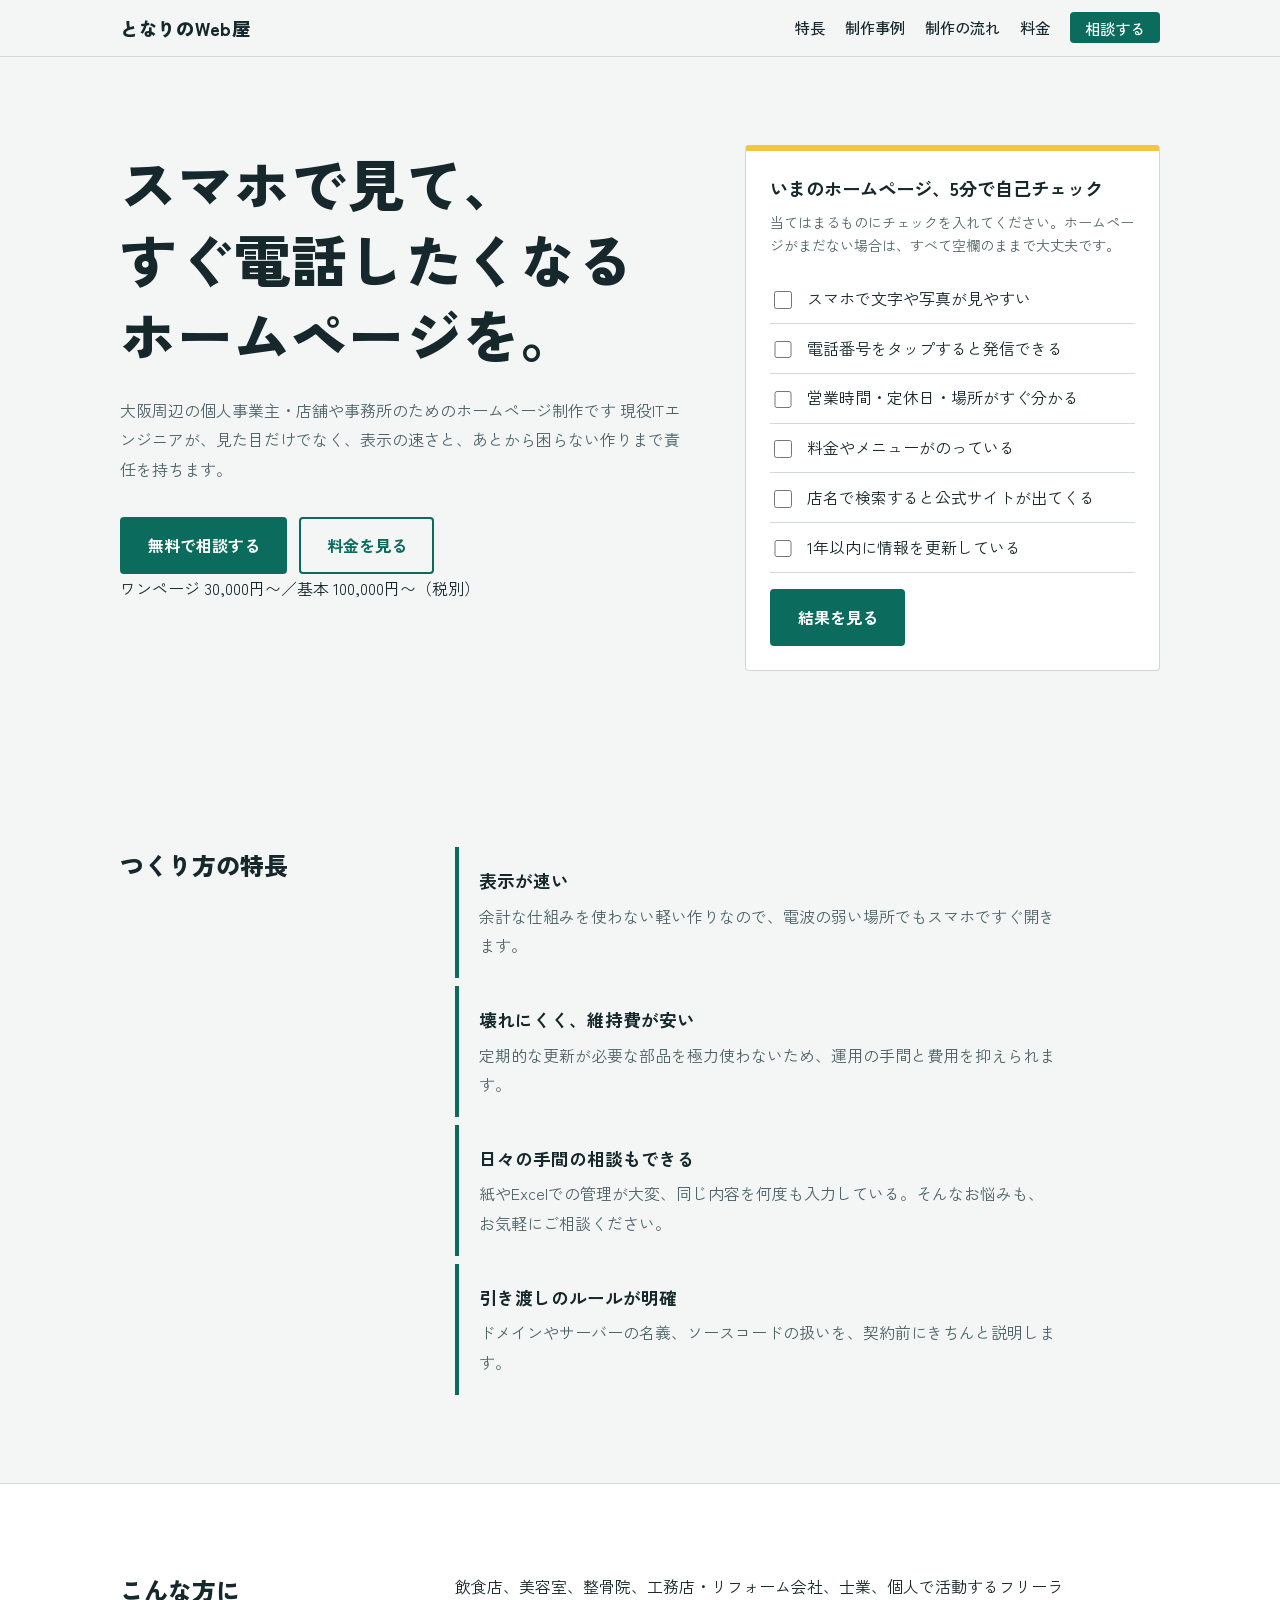
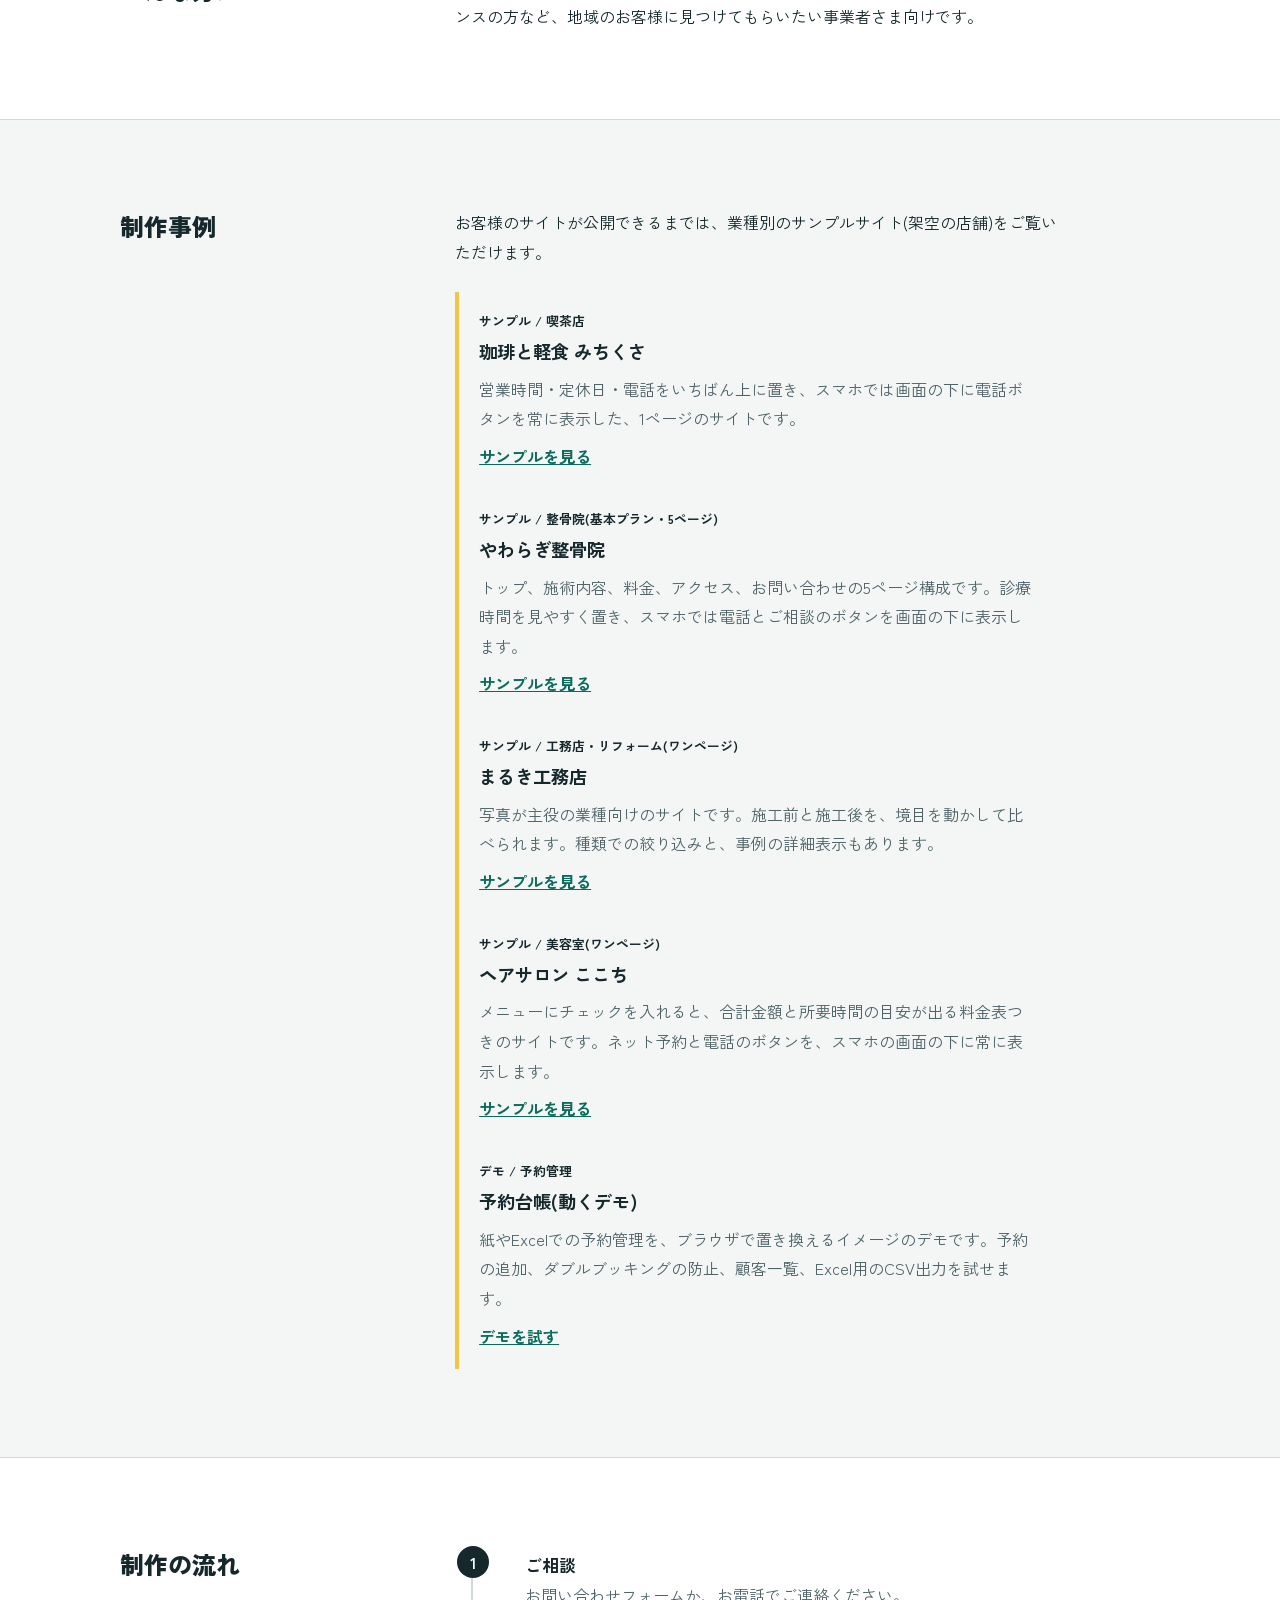
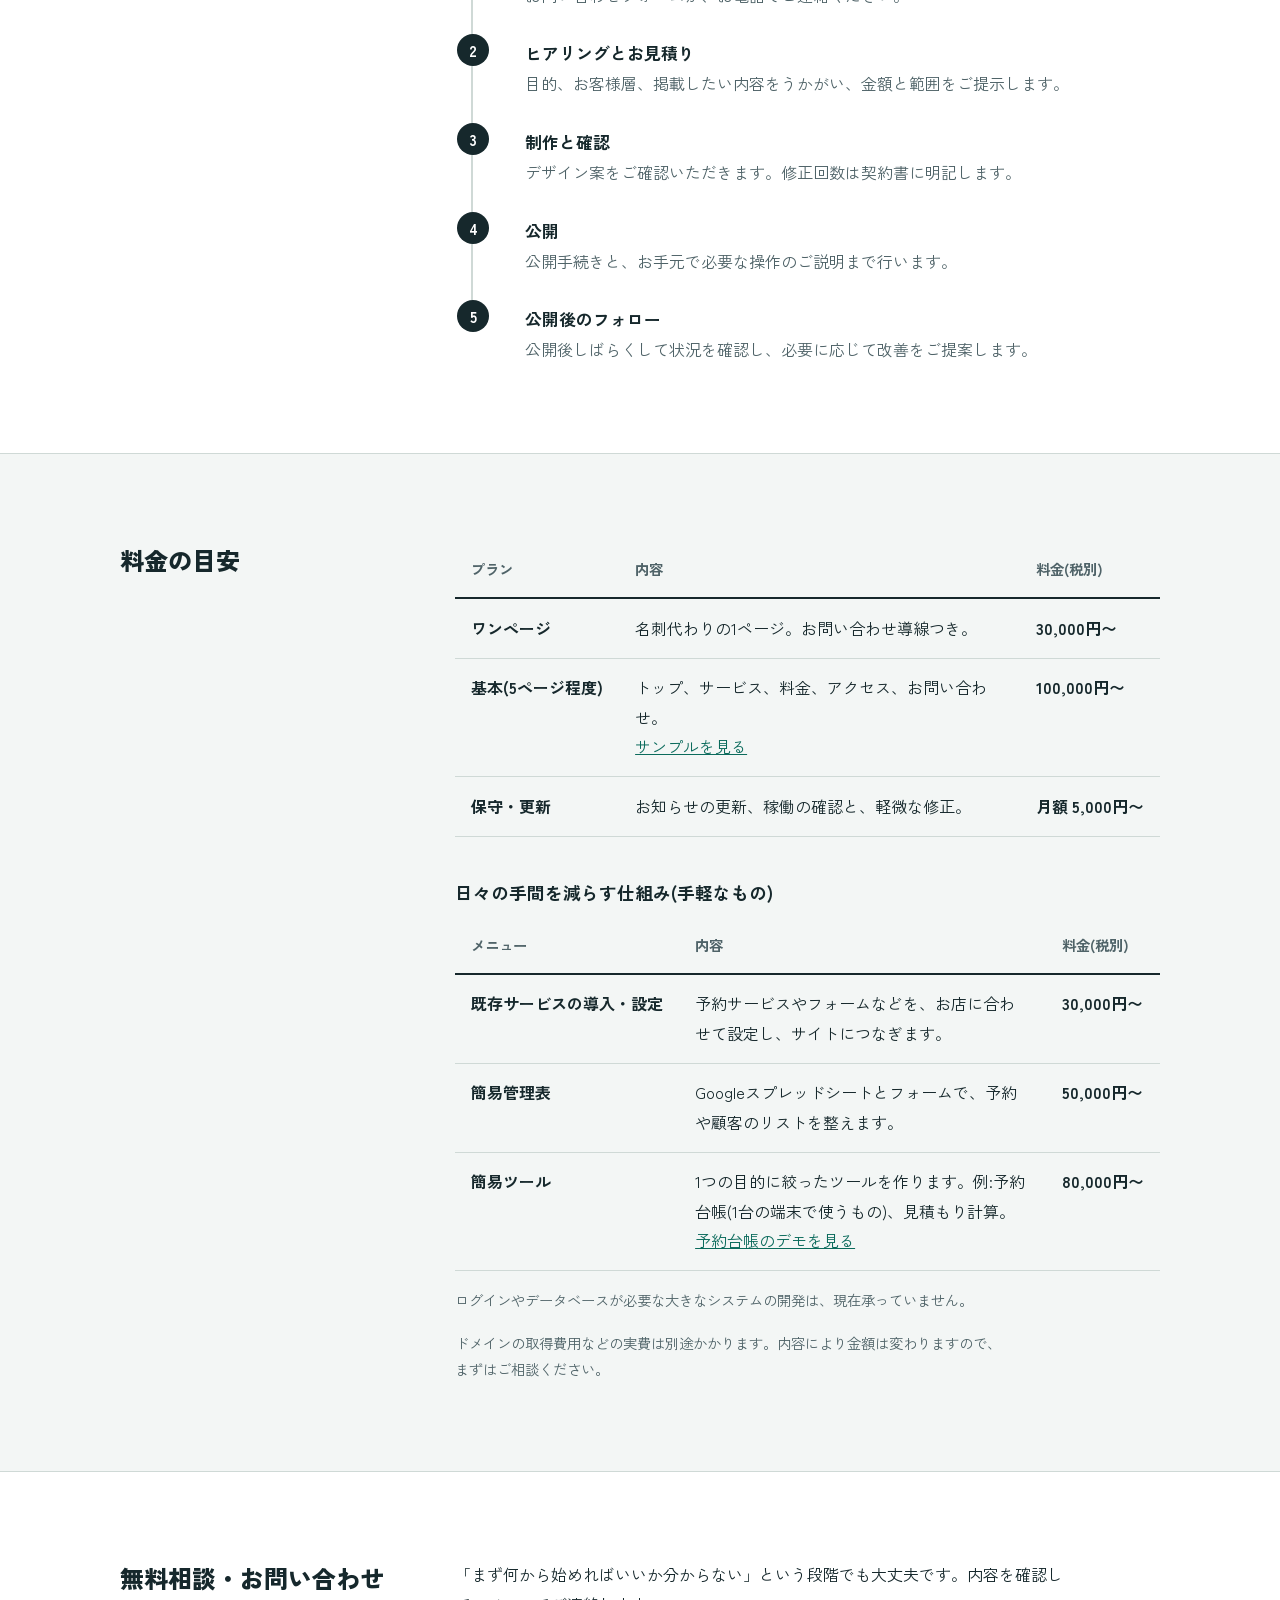
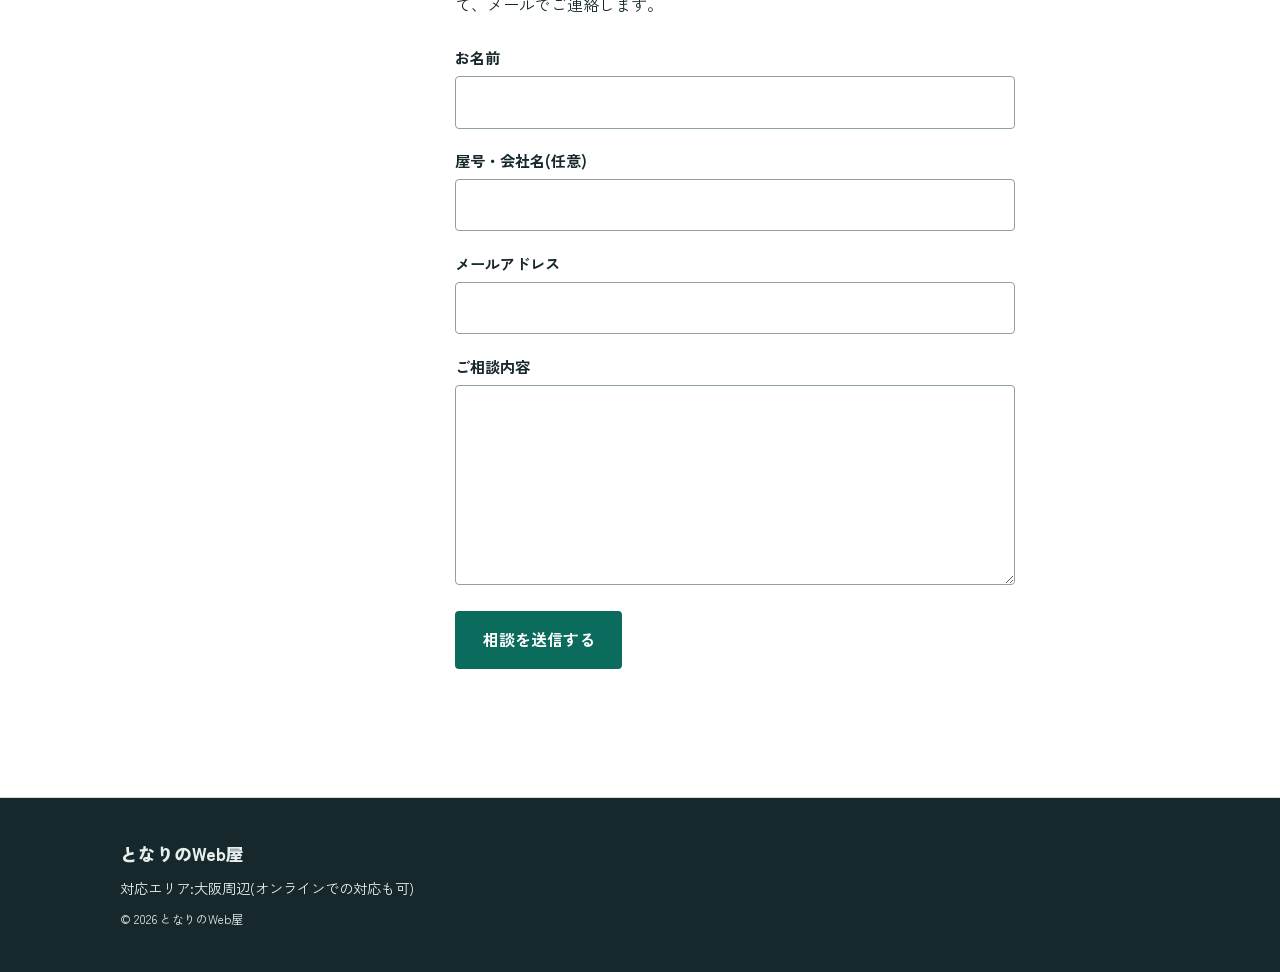
<file: index.html>
<!DOCTYPE html>
<html lang="ja">
<head>
  <meta charset="UTF-8">
  <meta name="viewport" content="width=device-width, initial-scale=1">
  <title>となりのWeb屋 | 大阪で店舗や事務所のホームページ制作</title>
  <meta name="description" content="大阪周辺の個人事業主・店舗や事務所のためのホームページ制作。スマホで見やすく、表示が速く、維持費が安い。現役ITエンジニアが対応します。">
  <meta property="og:title" content="となりのWeb屋 | ホームページ制作">
  <meta property="og:description" content="スマホで見て、すぐ電話したくなるホームページを。">
  <meta property="og:type" content="website">

  <link rel="preconnect" href="https://fonts.googleapis.com">
  <link rel="preconnect" href="https://fonts.gstatic.com" crossorigin>
  <link href="https://fonts.googleapis.com/css2?family=Zen+Kaku+Gothic+New:wght@400;500;700;900&display=swap" rel="stylesheet">
  <link rel="stylesheet" href="css/style.css">
  <script src="js/main.js" defer></script>
</head>
<body>
  <a class="skip" href="#main">本文へ移動</a>

  <header class="site-header">
    <div class="wrap header-inner">
      <a class="brand" href="#top">となりのWeb屋</a>
      <nav aria-label="メインメニュー">
        <ul class="nav">
          <li><a href="#strengths">特長</a></li>
          <li><a href="#works">制作事例</a></li>
          <li><a href="#flow">制作の流れ</a></li>
          <li><a href="#price">料金</a></li>
          <li><a href="#contact" class="nav-cta">相談する</a></li>
        </ul>
      </nav>
    </div>
  </header>

  <main id="main">
    <!-- ヒーロー -->
    <section class="hero" id="top">
      <div class="wrap hero-grid">
        <div class="hero-copy">
          <h1>
            <span>スマホで見て、</span><span>すぐ電話したくなる</span><span>ホームページを。</span>
          </h1>
          <p class="lead">
            大阪周辺の個人事業主・店舗や事務所のためのホームページ制作です
            現役ITエンジニアが、見た目だけでなく、表示の速さと、あとから困らない作りまで責任を持ちます。
          </p>
          <p class="hero-actions">
            <a class="btn" href="#contact">無料で相談する</a>
            <a class="btn btn-ghost" href="#price">料金を見る</a>
          </p>
          <p>ワンページ 30,000円〜／基本 100,000円〜（税別）</p>
        </div>

        <!-- 診断(このページの目玉) -->
        <div class="check" id="check">
          <h2 class="check-title">いまのホームページ、5分で自己チェック</h2>
          <p class="check-note">当てはまるものにチェックを入れてください。ホームページがまだない場合は、すべて空欄のままで大丈夫です。</p>
          <form id="check-form">
            <fieldset>
              <legend class="visually-hidden">ホームページのチェック項目</legend>
              <label class="item"><input type="checkbox" name="q" data-advice="スマホの画面幅に合わせた表示にすると、読みやすさが大きく変わります。"><span>スマホで文字や写真が見やすい</span></label>
              <label class="item"><input type="checkbox" name="q" data-advice="電話番号をタップで発信できるようにすると、問い合わせの手間が減ります。"><span>電話番号をタップすると発信できる</span></label>
              <label class="item"><input type="checkbox" name="q" data-advice="営業時間・定休日・地図は、お客様がまず探す情報です。目立つ場所に置きましょう。"><span>営業時間・定休日・場所がすぐ分かる</span></label>
              <label class="item"><input type="checkbox" name="q" data-advice="料金やメニューが分かると、問い合わせ前の不安が減ります。"><span>料金やメニューがのっている</span></label>
              <label class="item"><input type="checkbox" name="q" data-advice="店名で検索したときに公式サイトが出るよう、基本の設定を整えます。"><span>店名で検索すると公式サイトが出てくる</span></label>
              <label class="item"><input type="checkbox" name="q" data-advice="古い情報のままだと不信感につながります。更新しやすい形にしておくのがおすすめです。"><span>1年以内に情報を更新している</span></label>
            </fieldset>
            <button class="btn" type="submit">結果を見る</button>
          </form>
          <div id="check-result" class="result" aria-live="polite" hidden></div>
        </div>
      </div>
    </section>

    <!-- 特長 -->
    <section class="section" id="strengths">
      <div class="wrap split">
        <h2>つくり方の特長</h2>
        <dl class="points">
          <div>
            <dt>表示が速い</dt>
            <dd>余計な仕組みを使わない軽い作りなので、電波の弱い場所でもスマホですぐ開きます。</dd>
          </div>
          <div>
            <dt>壊れにくく、維持費が安い</dt>
            <dd>定期的な更新が必要な部品を極力使わないため、運用の手間と費用を抑えられます。</dd>
          </div>
          <div>
            <dt>日々の手間の相談もできる</dt>
            <dd>紙やExcelでの管理が大変、同じ内容を何度も入力している。そんなお悩みも、お気軽にご相談ください。</dd>
          </div>
          <div>
            <dt>引き渡しのルールが明確</dt>
            <dd>ドメインやサーバーの名義、ソースコードの扱いを、契約前にきちんと説明します。</dd>
          </div>
        </dl>
      </div>
    </section>

    <!-- 対応業種 -->
    <section class="section alt" id="target">
      <div class="wrap split">
        <h2>こんな方に</h2>
        <div>
          <p class="plain">飲食店、美容室、整骨院、工務店・リフォーム会社、士業、個人で活動するフリーランスの方など、地域のお客様に見つけてもらいたい事業者さま向けです。</p>
        </div>
      </div>
    </section>

    <!-- 制作事例 -->
    <section class="section" id="works">
      <div class="wrap split">
        <h2>制作事例</h2>
        <div>
          <p class="plain">お客様のサイトが公開できるまでは、業種別のサンプルサイト(架空の店舗)をご覧いただけます。</p>
          <!-- TODO: 実際のお客様の事例ができたら、許可を得てここに追加する。サンプルは「サンプル」と明記したままにする -->
          <ul class="works-list">
            <li>
              <p class="works-tag">サンプル / 喫茶店</p>
              <h3>珈琲と軽食 みちくさ</h3>
              <p>営業時間・定休日・電話をいちばん上に置き、スマホでは画面の下に電話ボタンを常に表示した、1ページのサイトです。</p>
              <p><a href="works/cafe-sample/">サンプルを見る</a></p>
            </li>
            <li>
              <p class="works-tag">サンプル / 整骨院(基本プラン・5ページ)</p>
              <h3>やわらぎ整骨院</h3>
              <p>トップ、施術内容、料金、アクセス、お問い合わせの5ページ構成です。診療時間を見やすく置き、スマホでは電話とご相談のボタンを画面の下に表示します。</p>
              <p><a href="works/clinic-sample/">サンプルを見る</a></p>
            </li>
            <li>
              <p class="works-tag">サンプル / 工務店・リフォーム(ワンページ)</p>
              <h3>まるき工務店</h3>
              <p>写真が主役の業種向けのサイトです。施工前と施工後を、境目を動かして比べられます。種類での絞り込みと、事例の詳細表示もあります。</p>
              <p><a href="works/reform-sample/">サンプルを見る</a></p>
            </li>
            <li>
              <p class="works-tag">サンプル / 美容室(ワンページ)</p>
              <h3>ヘアサロン ここち</h3>
              <p>メニューにチェックを入れると、合計金額と所要時間の目安が出る料金表つきのサイトです。ネット予約と電話のボタンを、スマホの画面の下に常に表示します。</p>
              <p><a href="works/salon-sample/">サンプルを見る</a></p>
            </li>
            <li>
              <p class="works-tag">デモ / 予約管理</p>
              <h3>予約台帳(動くデモ)</h3>
              <p>紙やExcelでの予約管理を、ブラウザで置き換えるイメージのデモです。予約の追加、ダブルブッキングの防止、顧客一覧、Excel用のCSV出力を試せます。</p>
              <p><a href="works/reservation-demo/">デモを試す</a></p>
            </li>
          </ul>
        </div>
      </div>
    </section>

    <!-- 流れ -->
    <section class="section alt" id="flow">
      <div class="wrap split">
        <h2>制作の流れ</h2>
        <ol class="flow">
          <li><strong>ご相談</strong><span>お問い合わせフォームか、お電話でご連絡ください。</span></li>
          <li><strong>ヒアリングとお見積り</strong><span>目的、お客様層、掲載したい内容をうかがい、金額と範囲をご提示します。</span></li>
          <li><strong>制作と確認</strong><span>デザイン案をご確認いただきます。修正回数は契約書に明記します。</span></li>
          <li><strong>公開</strong><span>公開手続きと、お手元で必要な操作のご説明まで行います。</span></li>
          <li><strong>公開後のフォロー</strong><span>公開後しばらくして状況を確認し、必要に応じて改善をご提案します。</span></li>
        </ol>
      </div>
    </section>

    <!-- 料金 -->
    <section class="section" id="price">
      <div class="wrap split">
        <h2>料金の目安</h2>
        <div>
          <!-- TODO: 金額・範囲は自分の方針に合わせて必ず調整する -->
          <div class="table-scroll">
            <table>
              <thead>
                <tr><th scope="col">プラン</th><th scope="col">内容</th><th scope="col">料金(税別)</th></tr>
              </thead>
              <tbody>
                <tr><th scope="row">ワンページ</th><td>名刺代わりの1ページ。お問い合わせ導線つき。</td><td>30,000円〜</td></tr>
                <tr><th scope="row">基本(5ページ程度)</th><td>トップ、サービス、料金、アクセス、お問い合わせ。<br><a href="works/clinic-sample/">サンプルを見る</a></td><td>100,000円〜</td></tr>
                <tr><th scope="row">保守・更新</th><td>お知らせの更新、稼働の確認と、軽微な修正。</td><td>月額 5,000円〜</td></tr>
              </tbody>
            </table>
          </div>
          <!-- TODO: 金額は、自分の作業時間と目標時給から調整する -->
          <h3 class="price-sub">日々の手間を減らす仕組み(手軽なもの)</h3>
          <div class="table-scroll">
            <table>
              <thead>
                <tr><th scope="col">メニュー</th><th scope="col">内容</th><th scope="col">料金(税別)</th></tr>
              </thead>
              <tbody>
                <tr><th scope="row">既存サービスの導入・設定</th><td>予約サービスやフォームなどを、お店に合わせて設定し、サイトにつなぎます。</td><td>30,000円〜</td></tr>
                <tr><th scope="row">簡易管理表</th><td>Googleスプレッドシートとフォームで、予約や顧客のリストを整えます。</td><td>50,000円〜</td></tr>
                <tr><th scope="row">簡易ツール</th><td>1つの目的に絞ったツールを作ります。例:予約台帳(1台の端末で使うもの)、見積もり計算。<br><a href="works/reservation-demo/">予約台帳のデモを見る</a></td><td>80,000円〜</td></tr>
              </tbody>
            </table>
          </div>
          <p class="plain muted">ログインやデータベースが必要な大きなシステムの開発は、現在承っていません。</p>
          <p class="plain muted">ドメインの取得費用などの実費は別途かかります。内容により金額は変わりますので、まずはご相談ください。</p>
        </div>
      </div>
    </section>

    <!-- お問い合わせ -->
    <section class="section alt" id="contact">
      <div class="wrap split">
        <h2>無料相談・お問い合わせ</h2>
        <div>
          <p class="plain">「まず何から始めればいいか分からない」という段階でも大丈夫です。内容を確認して、メールでご連絡します。</p>
          <!-- TODO: Formspreeで作成したフォームのURLに置き換える(例: https://formspree.io/f/xxxxxxxx) -->
          <form id="contact-form" class="form" action="https://script.google.com/macros/s/AKfycbx3rqwOurxnKS68LBBJh1imc6hck3A8h2qStC7OuQcu1V3Z2cvPaOrlbTVTpkaPTmkZRA/exec" method="POST">
            <p class="field">
              <label for="name">お名前</label>
              <input id="name" name="name" type="text" autocomplete="name" required>
            </p>
            <p class="field">
              <label for="company">屋号・会社名(任意)</label>
              <input id="company" name="company" type="text" autocomplete="organization">
            </p>
            <p class="field">
              <label for="email">メールアドレス</label>
              <input id="email" name="email" type="email" autocomplete="email" required>
            </p>
            <p class="field">
              <label for="message">ご相談内容</label>
              <textarea id="message" name="message" rows="6" required></textarea>
            </p>
            <!-- 迷惑メール対策(ボットだけが入力する欄) -->
            <p class="visually-hidden" aria-hidden="true"><label>空欄のままにしてください<input type="text" name="_gotcha" tabindex="-1" autocomplete="off"></label></p>
            <button class="btn" type="submit">相談を送信する</button>
            <p id="form-status" class="form-status" role="status"></p>
          </form>
        </div>
      </div>
    </section>
  </main>

  <footer class="site-footer">
    <div class="wrap footer-inner">
      <p class="footer-brand">となりのWeb屋</p>
      <p>対応エリア:大阪周辺(オンラインでの対応も可)</p>
      <p><small>&copy; <span id="year">2026</span> となりのWeb屋</small></p>
    </div>
  </footer>
  <!-- Cloudflare Web Analytics --><script type='module' src='https://static.cloudflareinsights.com/beacon.min.js' data-cf-beacon='{"token": "18f9dbcf11d946dbb8da69ee1b14546d"}'></script><!-- End Cloudflare Web Analytics -->
</body>
</html>
</file>
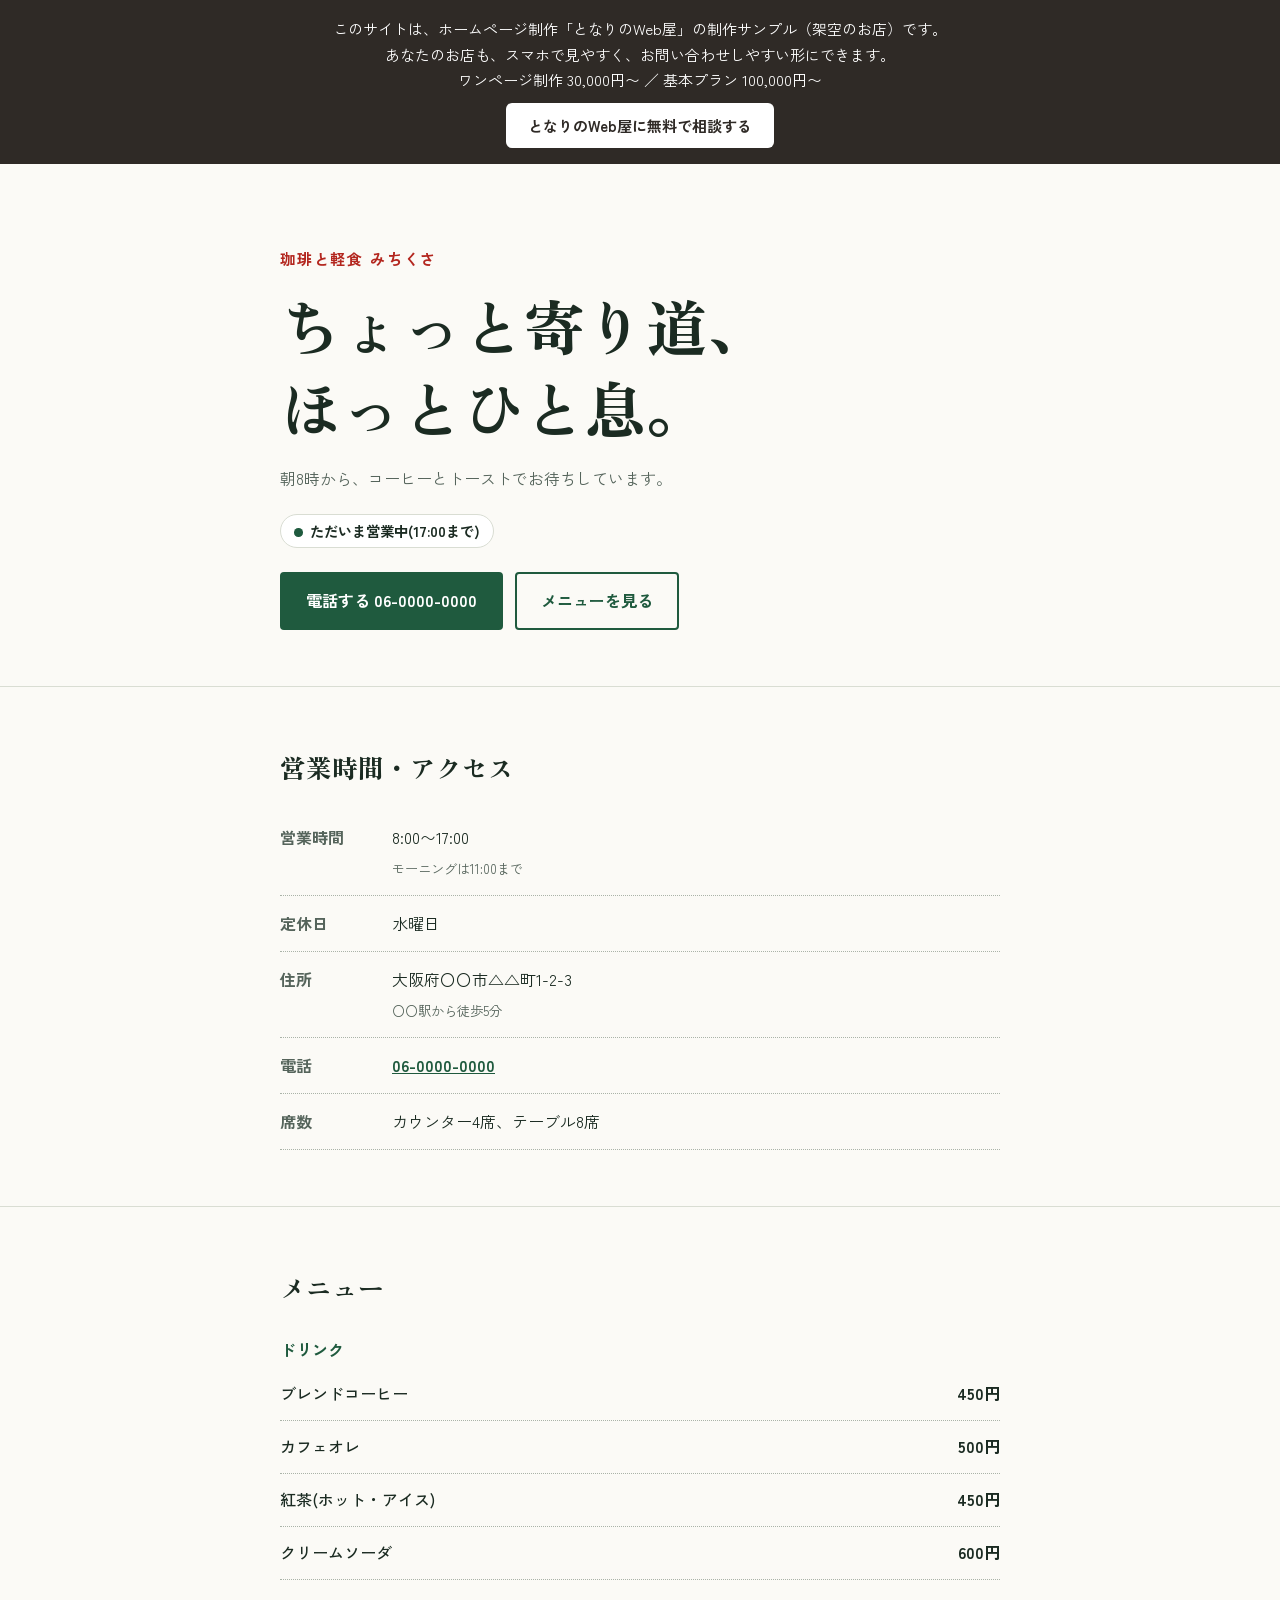
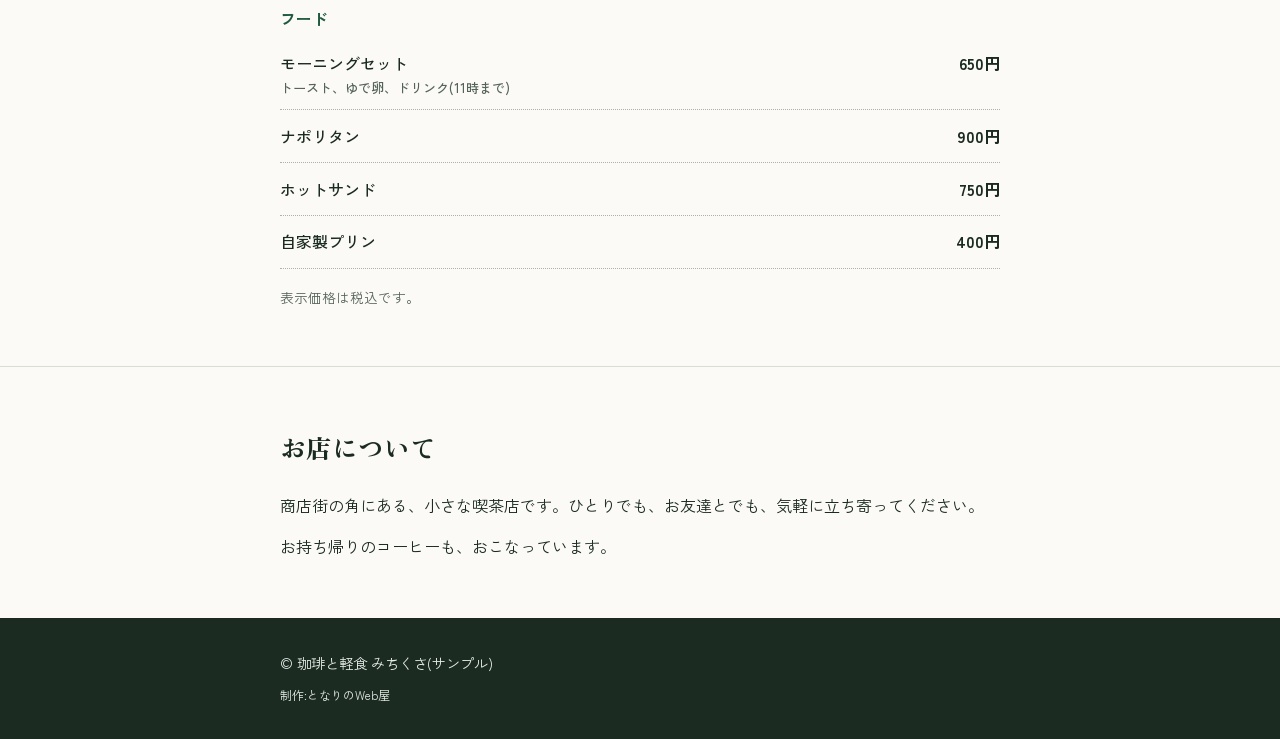
<file: works/cafe-sample/index.html>
<!DOCTYPE html>
<html lang="ja">
<head>
  <meta charset="UTF-8">
  <meta name="viewport" content="width=device-width, initial-scale=1">
  <title>珈琲と軽食 みちくさ(制作サンプル)</title>
  <meta name="description" content="となりのWeb屋が制作した、喫茶店ホームページのサンプルです。架空の店舗です。">
  <!-- 架空の店舗なので、検索結果に出ないようにしておく -->
  <meta name="robots" content="noindex">

  <link rel="preconnect" href="https://fonts.googleapis.com">
  <link rel="preconnect" href="https://fonts.gstatic.com" crossorigin>
  <link href="https://fonts.googleapis.com/css2?family=Zen+Kaku+Gothic+New:wght@400;500;700&family=Zen+Old+Mincho:wght@700;900&display=swap" rel="stylesheet">
  <link rel="stylesheet" href="style.css">
  <script src="main.js" defer></script>
</head>
<body>
  <!-- サンプルであることを明示する帯 -->
  <!-- となりのWeb屋 制作者バナー（上部・下部共通） -->
  <div style="background:#2f2a26;color:#fff;padding:16px 20px;text-align:center;font-size:15px;line-height:1.7;">
    このサイトは、ホームページ制作「となりのWeb屋」の制作サンプル（架空のお店）です。<br>
    あなたのお店も、スマホで見やすく、お問い合わせしやすい形にできます。<br>
    ワンページ制作 30,000円〜 ／ 基本プラン 100,000円〜<br>
    <a href="https://kuratadeesu.github.io/site01/" style="display:inline-block;margin-top:10px;padding:10px 22px;background:#fff;color:#2f2a26;font-weight:bold;text-decoration:none;border-radius:6px;">となりのWeb屋に無料で相談する</a>
  </div>
  <!-- <div class="sample-bar">
    <p>これは制作サンプルです。店舗・住所・電話番号・価格はすべて架空のものです。</p>
    <a href="../../index.html#works">となりのWeb屋に戻る</a>
  </div> -->

  <header class="top">
    <div class="wrap">
      <p class="shop">珈琲と軽食 みちくさ</p>
      <h1>ちょっと寄り道、<br>ほっとひと息。</h1>
      <p class="intro">朝8時から、コーヒーとトーストでお待ちしています。</p>
      <p id="today" class="today" role="status"></p>
      <p class="actions">
        <a class="btn" href="tel:0600000000">電話する 06-0000-0000</a>
        <a class="btn btn-ghost" href="#menu">メニューを見る</a>
      </p>
    </div>
  </header>

  <main>
    <!-- 営業時間などは、お客様が最初に探す情報なので上に置く -->
    <section class="info" id="info">
      <div class="wrap">
        <h2>営業時間・アクセス</h2>
        <dl class="info-list">
          <div><dt>営業時間</dt><dd>8:00〜17:00<br><small>モーニングは11:00まで</small></dd></div>
          <div><dt>定休日</dt><dd>水曜日</dd></div>
          <div><dt>住所</dt><dd>大阪府〇〇市△△町1-2-3<br><small>〇〇駅から徒歩5分</small></dd></div>
          <div><dt>電話</dt><dd><a href="tel:0600000000">06-0000-0000</a></dd></div>
          <div><dt>席数</dt><dd>カウンター4席、テーブル8席</dd></div>
        </dl>
        <!-- 実際の案件では、ここにGoogleマップの埋め込みを入れる -->
      </div>
    </section>

    <section class="menu" id="menu">
      <div class="wrap">
        <h2>メニュー</h2>

        <h3>ドリンク</h3>
        <ul class="menu-list">
          <li><span class="name">ブレンドコーヒー</span><span class="price">450円</span></li>
          <li><span class="name">カフェオレ</span><span class="price">500円</span></li>
          <li><span class="name">紅茶(ホット・アイス)</span><span class="price">450円</span></li>
          <li><span class="name">クリームソーダ</span><span class="price">600円</span></li>
        </ul>

        <h3>フード</h3>
        <ul class="menu-list">
          <li><span class="name">モーニングセット<small>トースト、ゆで卵、ドリンク(11時まで)</small></span><span class="price">650円</span></li>
          <li><span class="name">ナポリタン</span><span class="price">900円</span></li>
          <li><span class="name">ホットサンド</span><span class="price">750円</span></li>
          <li><span class="name">自家製プリン</span><span class="price">400円</span></li>
        </ul>
        <p class="note">表示価格は税込です。</p>
      </div>
    </section>

    <section class="about">
      <div class="wrap">
        <h2>お店について</h2>
        <p>商店街の角にある、小さな喫茶店です。ひとりでも、お友達とでも、気軽に立ち寄ってください。</p>
        <p>お持ち帰りのコーヒーも、おこなっています。</p>
      </div>
    </section>
  </main>

  <footer>
    <div class="wrap">
      <p>&copy; 珈琲と軽食 みちくさ(サンプル)</p>
      <p><small>制作:となりのWeb屋</small></p>
    </div>
  </footer>

  <!-- スマホでは、画面の下に電話ボタンを常に表示する -->
  <a class="call-bar" href="tel:0600000000">電話する 06-0000-0000</a>
  <!-- Cloudflare Web Analytics --><script type='module' src='https://static.cloudflareinsights.com/beacon.min.js' data-cf-beacon='{"token": "18f9dbcf11d946dbb8da69ee1b14546d"}'></script><!-- End Cloudflare Web Analytics -->
</body>
</html>
</file>
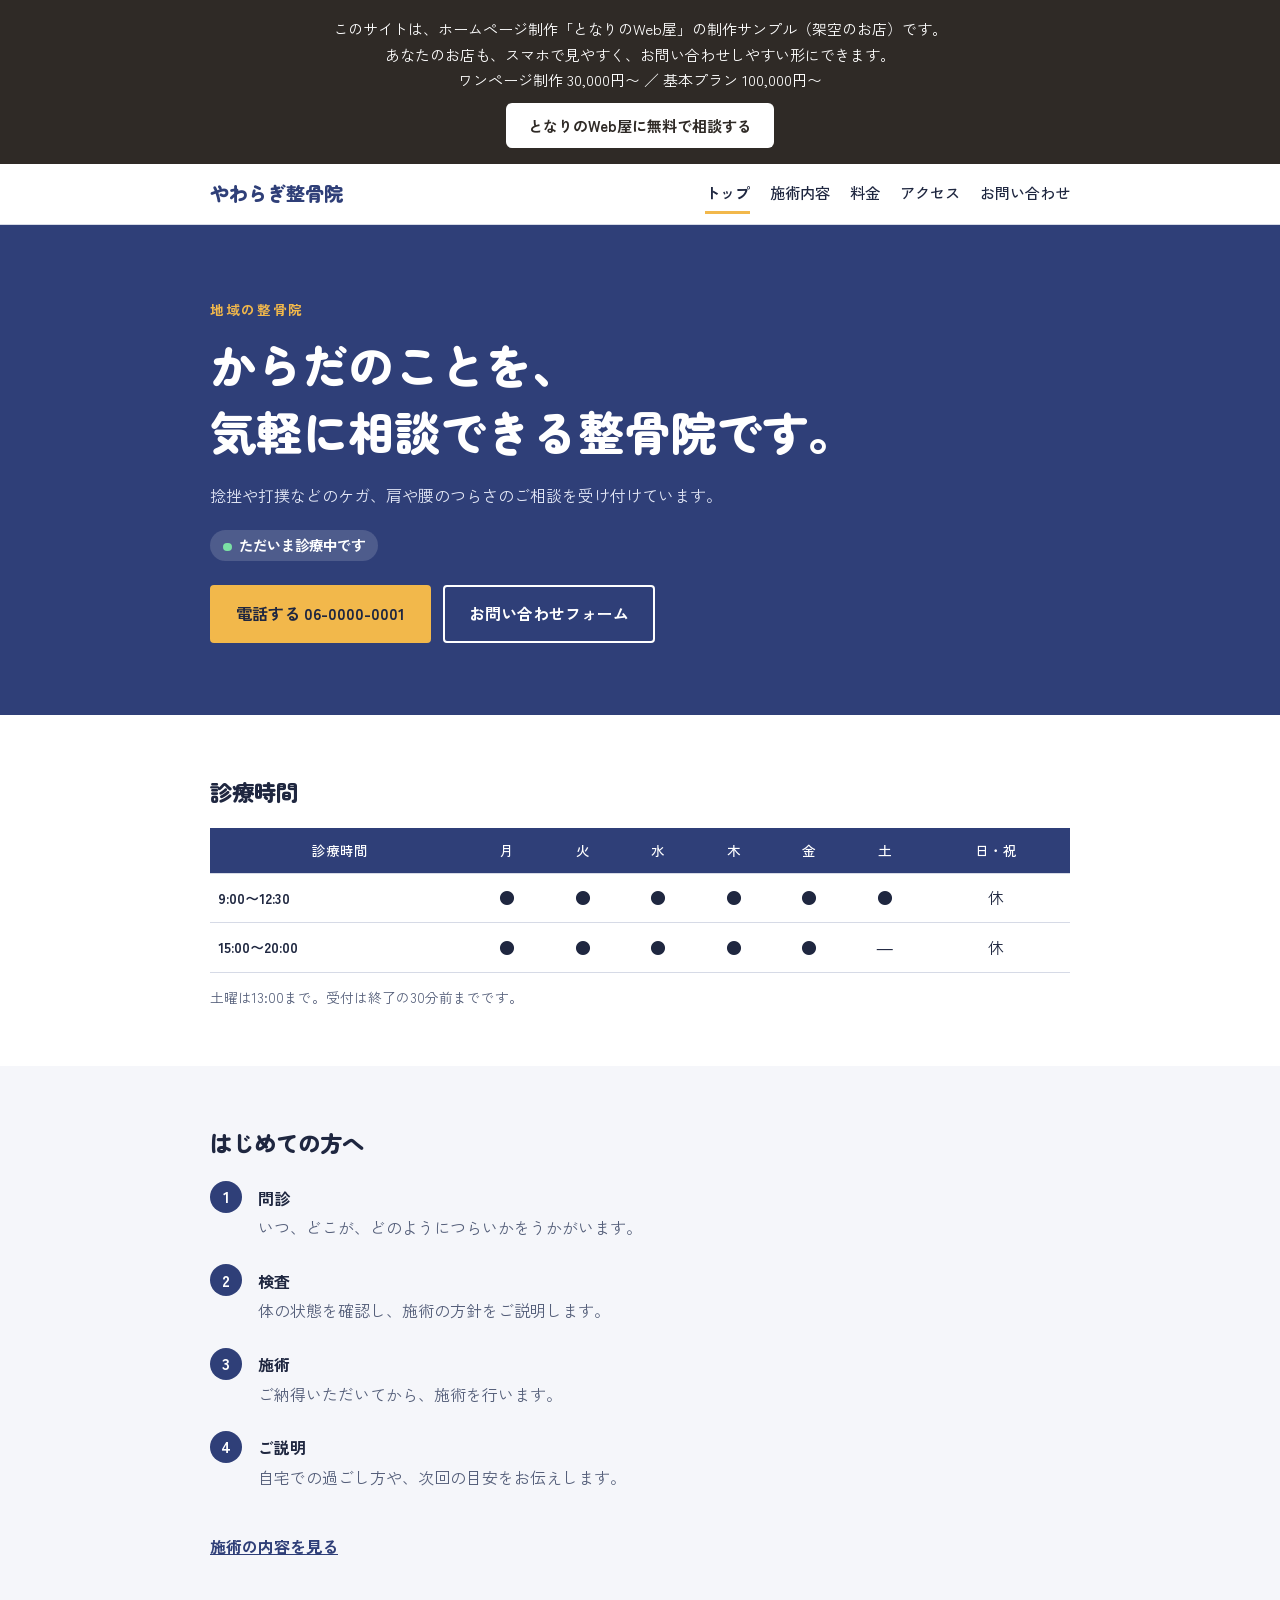
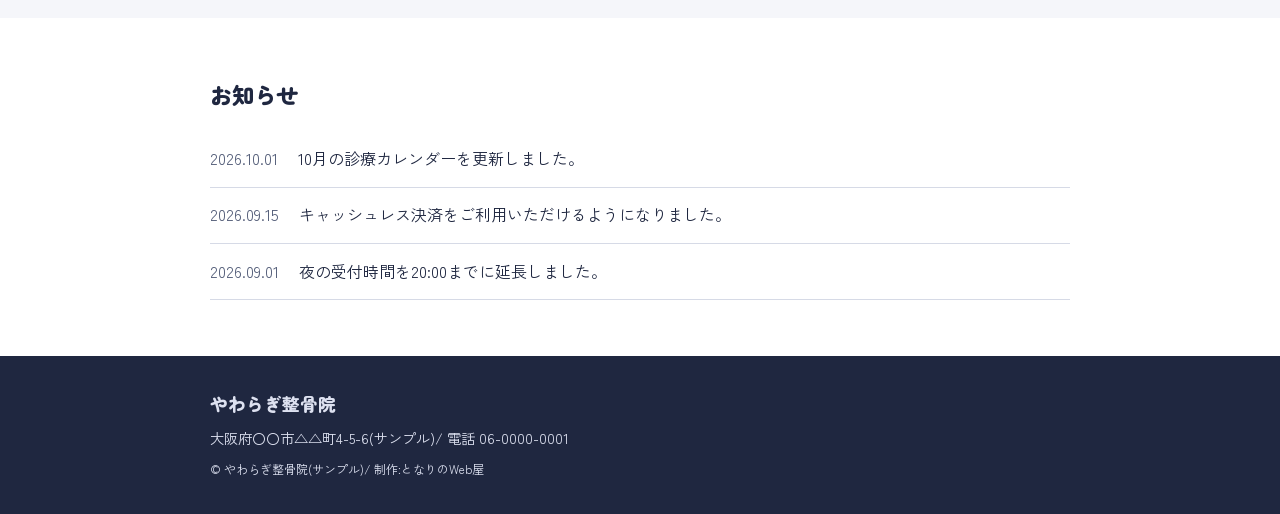
<file: works/clinic-sample/index.html>
<!DOCTYPE html>
<html lang="ja">
<head>
  <meta charset="UTF-8">
  <meta name="viewport" content="width=device-width, initial-scale=1">
  <title>トップ|やわらぎ整骨院(制作サンプル)</title>
  <meta name="description" content="地域の整骨院のホームページ(制作サンプル)。診療時間、はじめての方へ、お知らせ。">
  <!-- 架空の店舗なので、検索結果に出ないようにしておく -->
  <meta name="robots" content="noindex">
  <link rel="preconnect" href="https://fonts.googleapis.com">
  <link rel="preconnect" href="https://fonts.gstatic.com" crossorigin>
  <link href="https://fonts.googleapis.com/css2?family=Zen+Kaku+Gothic+New:wght@400;500;700&family=Zen+Maru+Gothic:wght@500;700;900&display=swap" rel="stylesheet">
  <link rel="stylesheet" href="style.css">
  <script src="main.js" defer></script>
</head>
<body>
  <!-- となりのWeb屋 制作者バナー（上部・下部共通） -->
  <div style="background:#2f2a26;color:#fff;padding:16px 20px;text-align:center;font-size:15px;line-height:1.7;">
    このサイトは、ホームページ制作「となりのWeb屋」の制作サンプル（架空のお店）です。<br>
    あなたのお店も、スマホで見やすく、お問い合わせしやすい形にできます。<br>
    ワンページ制作 30,000円〜 ／ 基本プラン 100,000円〜<br>
    <a href="https://kuratadeesu.github.io/site01/" style="display:inline-block;margin-top:10px;padding:10px 22px;background:#fff;color:#2f2a26;font-weight:bold;text-decoration:none;border-radius:6px;">となりのWeb屋に無料で相談する</a>
  </div>
  <!-- <div class="sample-bar">
    <p>これは制作サンプルです(基本プラン・5ページ)。店舗・住所・電話番号・料金はすべて架空のものです。</p>
    <a href="../../index.html#works">となりのWeb屋に戻る</a>
    <!-- Cloudflare Web Analytics --><script type='module' src='https://static.cloudflareinsights.com/beacon.min.js' data-cf-beacon='{"token": "18f9dbcf11d946dbb8da69ee1b14546d"}'></script><!-- End Cloudflare Web Analytics -->
  </div>

  <header class="site-header">
    <div class="wrap header-inner">
      <a class="brand" href="index.html">やわらぎ整骨院</a>
      <nav aria-label="メインメニュー"><ul class="nav"><li><a href="index.html" aria-current="page">トップ</a></li><li><a href="service.html">施術内容</a></li><li><a href="price.html">料金</a></li><li><a href="access.html">アクセス</a></li><li><a href="contact.html">お問い合わせ</a></li></ul></nav>
    </div>
  </header>

  <section class="hero">
    <div class="wrap">
      <p class="eyebrow">地域の整骨院</p>
      <h1>からだのことを、<br>気軽に相談できる整骨院です。</h1>
      <p class="lead">捻挫や打撲などのケガ、肩や腰のつらさのご相談を受け付けています。</p>
      <p id="status" class="status" role="status"></p>
      <p class="actions">
        <a class="btn btn-main" href="tel:0600000001">電話する 06-0000-0001</a>
        <a class="btn btn-line" href="contact.html">お問い合わせフォーム</a>
      </p>
    </div>
  </section>

  <main id="main">
    <section class="block">
      <div class="wrap">
        <h2>診療時間</h2>
        <table class="hours">
  <thead><tr><th scope="col">診療時間</th><th scope="col">月</th><th scope="col">火</th><th scope="col">水</th><th scope="col">木</th><th scope="col">金</th><th scope="col">土</th><th scope="col">日・祝</th></tr></thead>
  <tbody>
    <tr><th scope="row">9:00〜12:30</th><td>●</td><td>●</td><td>●</td><td>●</td><td>●</td><td>●</td><td>休</td></tr>
    <tr><th scope="row">15:00〜20:00</th><td>●</td><td>●</td><td>●</td><td>●</td><td>●</td><td>―</td><td>休</td></tr>
  </tbody>
</table>
<p class="note">土曜は13:00まで。受付は終了の30分前までです。</p>
      </div>
    </section>

    <section class="block alt">
      <div class="wrap">
        <h2>はじめての方へ</h2>
        <ol class="steps">
          <li><strong>問診</strong><span>いつ、どこが、どのようにつらいかをうかがいます。</span></li>
          <li><strong>検査</strong><span>体の状態を確認し、施術の方針をご説明します。</span></li>
          <li><strong>施術</strong><span>ご納得いただいてから、施術を行います。</span></li>
          <li><strong>ご説明</strong><span>自宅での過ごし方や、次回の目安をお伝えします。</span></li>
        </ol>
        <p class="more"><a href="service.html">施術の内容を見る</a></p>
      </div>
    </section>

    <section class="block">
      <div class="wrap">
        <h2>お知らせ</h2>
        <ul class="news">
          <li><time datetime="2026-10-01">2026.10.01</time><span> 10月の診療カレンダーを更新しました。</span></li>
          <li><time datetime="2026-09-15">2026.09.15</time><span> キャッシュレス決済をご利用いただけるようになりました。</span></li>
          <li><time datetime="2026-09-01">2026.09.01</time><span> 夜の受付時間を20:00までに延長しました。</span></li>
        </ul>
        <!-- 実際の案件では、ここを更新しやすい仕組み(microCMSなど)にもできる -->
      </div>
    </section>
  </main>

  <footer class="site-footer">
    <div class="wrap">
      <p class="footer-brand">やわらぎ整骨院</p>
      <p>大阪府〇〇市△△町4-5-6(サンプル)/ 電話 06-0000-0001</p>
      <p><small>&copy; やわらぎ整骨院(サンプル)/ 制作:となりのWeb屋</small></p>
    </div>
  </footer>

  <!-- スマホでは、画面の下に電話とお問い合わせのボタンを常に表示する -->
  <div class="call-bar">
    <a class="call" href="tel:0600000001">電話する</a>
    <a class="reserve" href="contact.html">ご予約・ご相談</a>
  </div>
</body>
</html>
</file>
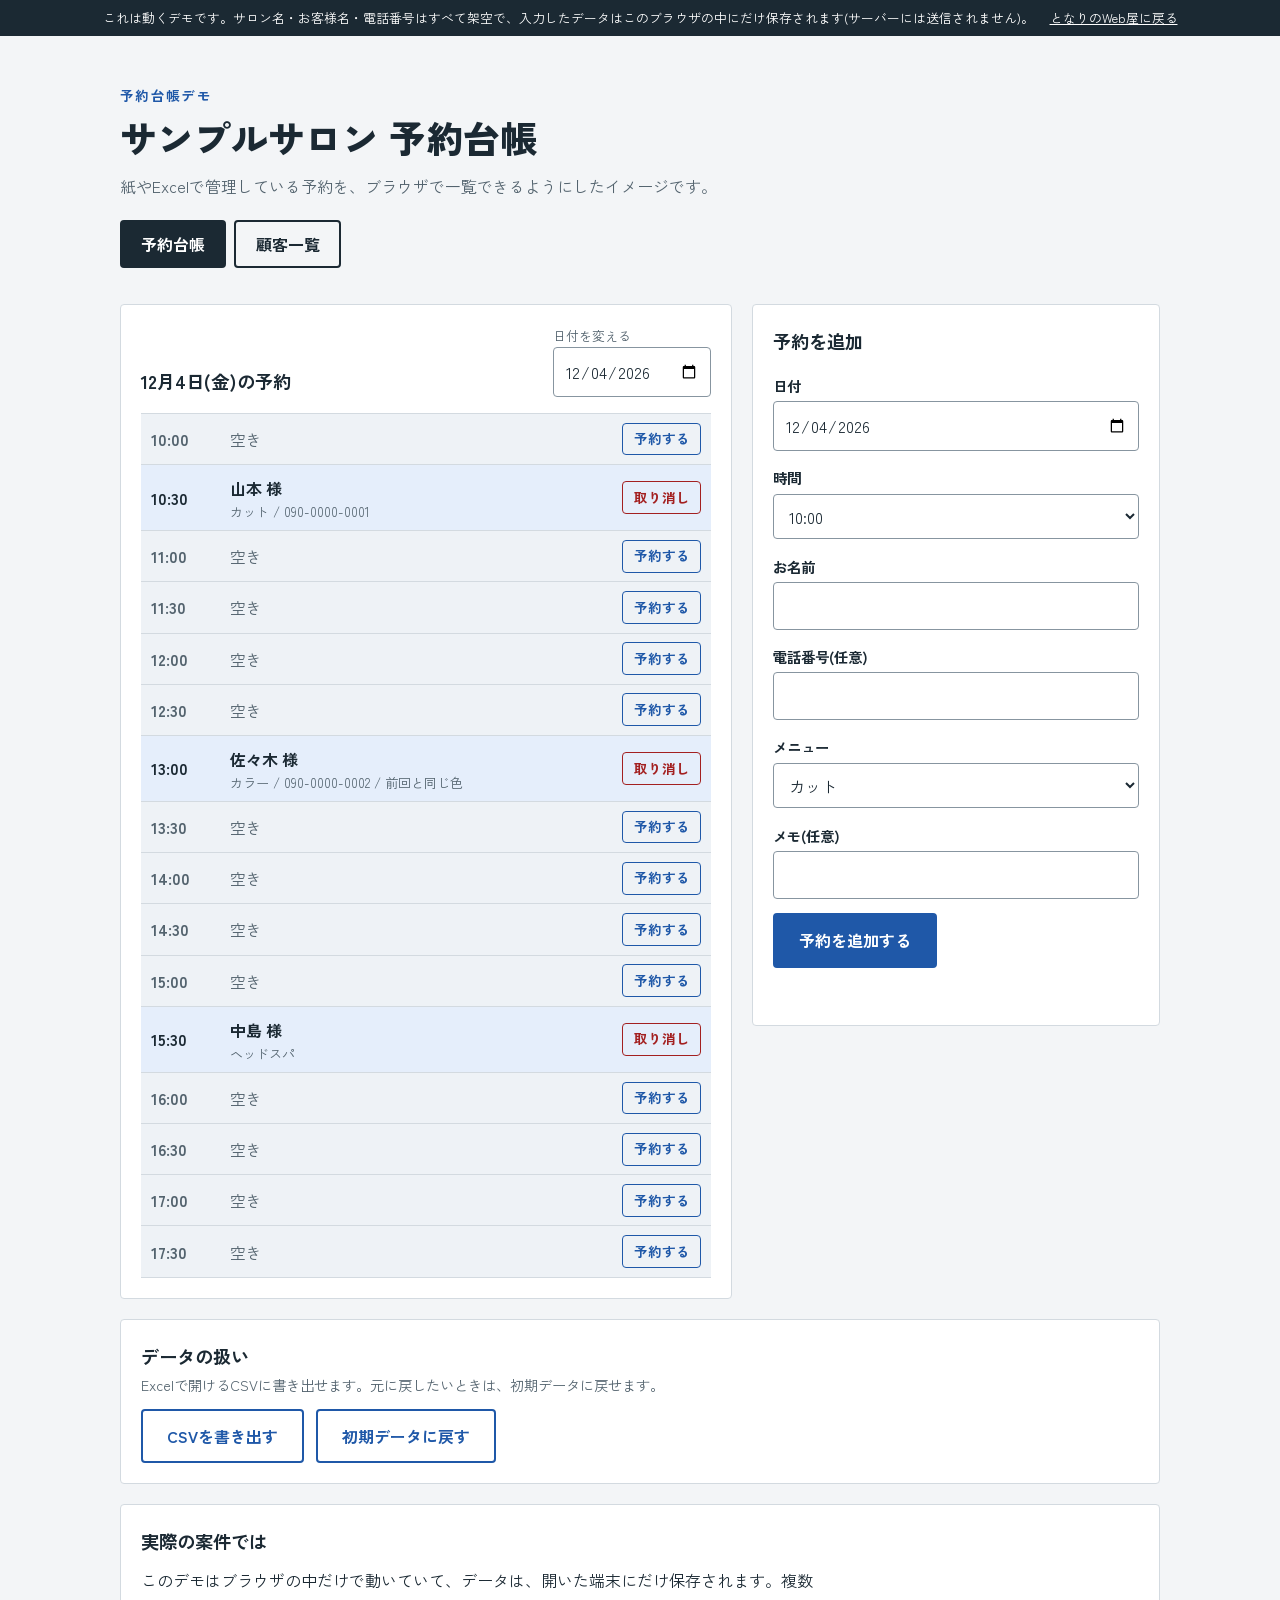
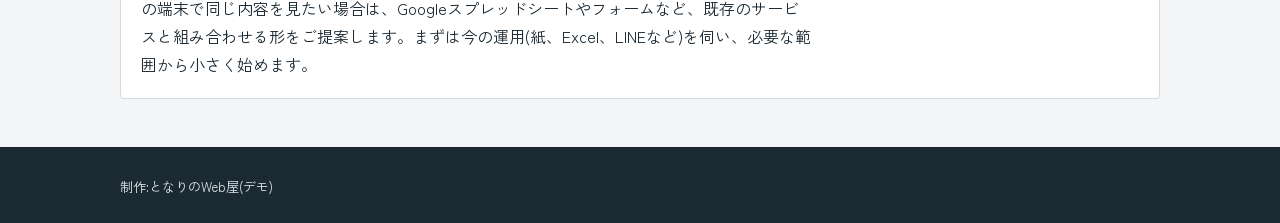
<file: works/reservation-demo/index.html>
<!DOCTYPE html>
<html lang="ja">
<head>
  <meta charset="UTF-8">
  <meta name="viewport" content="width=device-width, initial-scale=1">
  <title>予約台帳デモ(架空のサロン)|となりのWeb屋</title>
  <meta name="description" content="となりのWeb屋が作った、予約管理の動くデモです。架空のサロンのデータを使っています。">
  <!-- 架空のデモなので、検索結果に出ないようにしておく -->
  <meta name="robots" content="noindex">
  <link rel="preconnect" href="https://fonts.googleapis.com">
  <link rel="preconnect" href="https://fonts.gstatic.com" crossorigin>
  <link href="https://fonts.googleapis.com/css2?family=Zen+Kaku+Gothic+New:wght@400;500;700;900&display=swap" rel="stylesheet">
  <link rel="stylesheet" href="style.css">
  <script src="app.js" defer></script>
</head>
<body>
  <div class="demo-bar">
    <p>これは動くデモです。サロン名・お客様名・電話番号はすべて架空で、入力したデータはこのブラウザの中にだけ保存されます(サーバーには送信されません)。</p>
    <a href="../../index.html#works">となりのWeb屋に戻る</a>
  </div>

  <header class="head">
    <div class="wrap">
      <p class="eyebrow">予約台帳デモ</p>
      <h1>サンプルサロン 予約台帳</h1>
      <p class="lead">紙やExcelで管理している予約を、ブラウザで一覧できるようにしたイメージです。</p>
      <p class="tabs">
        <button type="button" class="tab" id="tab-board" aria-pressed="true">予約台帳</button>
        <button type="button" class="tab" id="tab-customers" aria-pressed="false">顧客一覧</button>
      </p>
    </div>
  </header>

  <main class="wrap">
    <!-- 予約台帳 -->
    <section id="view-board" class="board-grid">
      <div class="panel">
        <div class="panel-head">
          <h2 id="board-title">予約</h2>
          <p class="date-pick">
            <label for="board-date">日付を変える</label>
            <input id="board-date" type="date">
          </p>
        </div>
        <ul id="board" class="board"></ul>
      </div>

      <div class="panel">
        <h2>予約を追加</h2>
        <form id="add-form" class="form" novalidate>
          <p class="field">
            <label for="f-date">日付</label>
            <input id="f-date" type="date" required>
          </p>
          <p class="field">
            <label for="f-time">時間</label>
            <select id="f-time" required></select>
          </p>
          <p class="field">
            <label for="f-name">お名前</label>
            <input id="f-name" type="text" autocomplete="off" required>
          </p>
          <p class="field">
            <label for="f-phone">電話番号(任意)</label>
            <input id="f-phone" type="tel" autocomplete="off">
          </p>
          <p class="field">
            <label for="f-menu">メニュー</label>
            <select id="f-menu"></select>
          </p>
          <p class="field">
            <label for="f-memo">メモ(任意)</label>
            <input id="f-memo" type="text" autocomplete="off">
          </p>
          <button class="btn" type="submit">予約を追加する</button>
          <p id="msg" class="msg" role="status"></p>
        </form>
      </div>
    </section>

    <!-- 顧客一覧 -->
    <section id="view-customers" class="panel" hidden>
      <h2>顧客一覧</h2>
      <p class="muted">予約を入れると、お客様の情報が自動でたまります。別に入力する必要はありません。</p>
      <div class="table-scroll">
        <table>
          <thead>
            <tr><th scope="col">お名前</th><th scope="col">電話番号</th><th scope="col">予約回数</th><th scope="col">直近の予約</th></tr>
          </thead>
          <tbody id="customers"></tbody>
        </table>
      </div>
    </section>

    <!-- 操作 -->
    <section class="panel tools">
      <h2>データの扱い</h2>
      <p class="muted">Excelで開けるCSVに書き出せます。元に戻したいときは、初期データに戻せます。</p>
      <p class="tool-actions">
        <button type="button" class="btn btn-ghost" id="btn-csv">CSVを書き出す</button>
        <button type="button" class="btn btn-ghost" id="btn-reset">初期データに戻す</button>
      </p>
    </section>

    <section class="panel real">
      <h2>実際の案件では</h2>
      <p>このデモはブラウザの中だけで動いていて、データは、開いた端末にだけ保存されます。複数の端末で同じ内容を見たい場合は、Googleスプレッドシートやフォームなど、既存のサービスと組み合わせる形をご提案します。まずは今の運用(紙、Excel、LINEなど)を伺い、必要な範囲から小さく始めます。</p>
    </section>
  </main>

  <footer class="foot">
    <div class="wrap"><p><small>制作:となりのWeb屋(デモ)</small></p></div>
  </footer>
  <!-- Cloudflare Web Analytics --><script type='module' src='https://static.cloudflareinsights.com/beacon.min.js' data-cf-beacon='{"token": "18f9dbcf11d946dbb8da69ee1b14546d"}'></script><!-- End Cloudflare Web Analytics -->
</body>
</html>
</file>
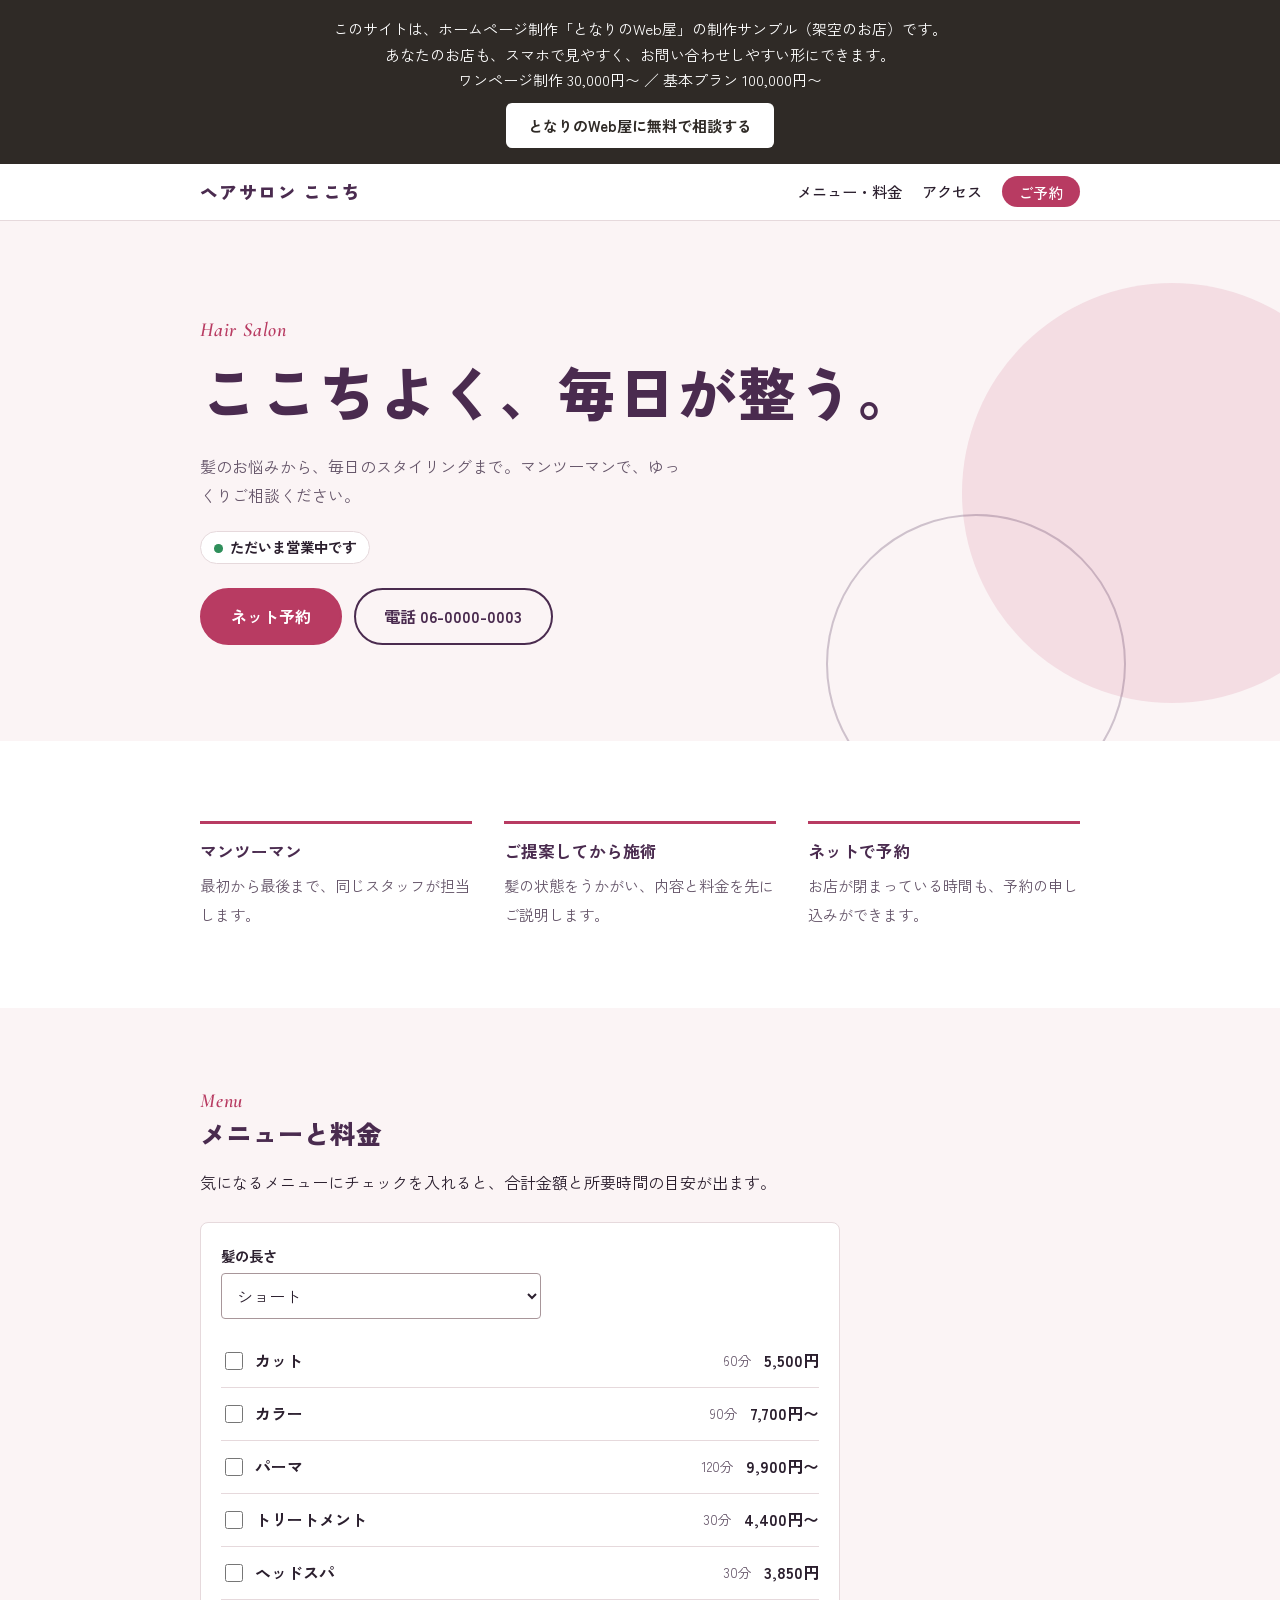
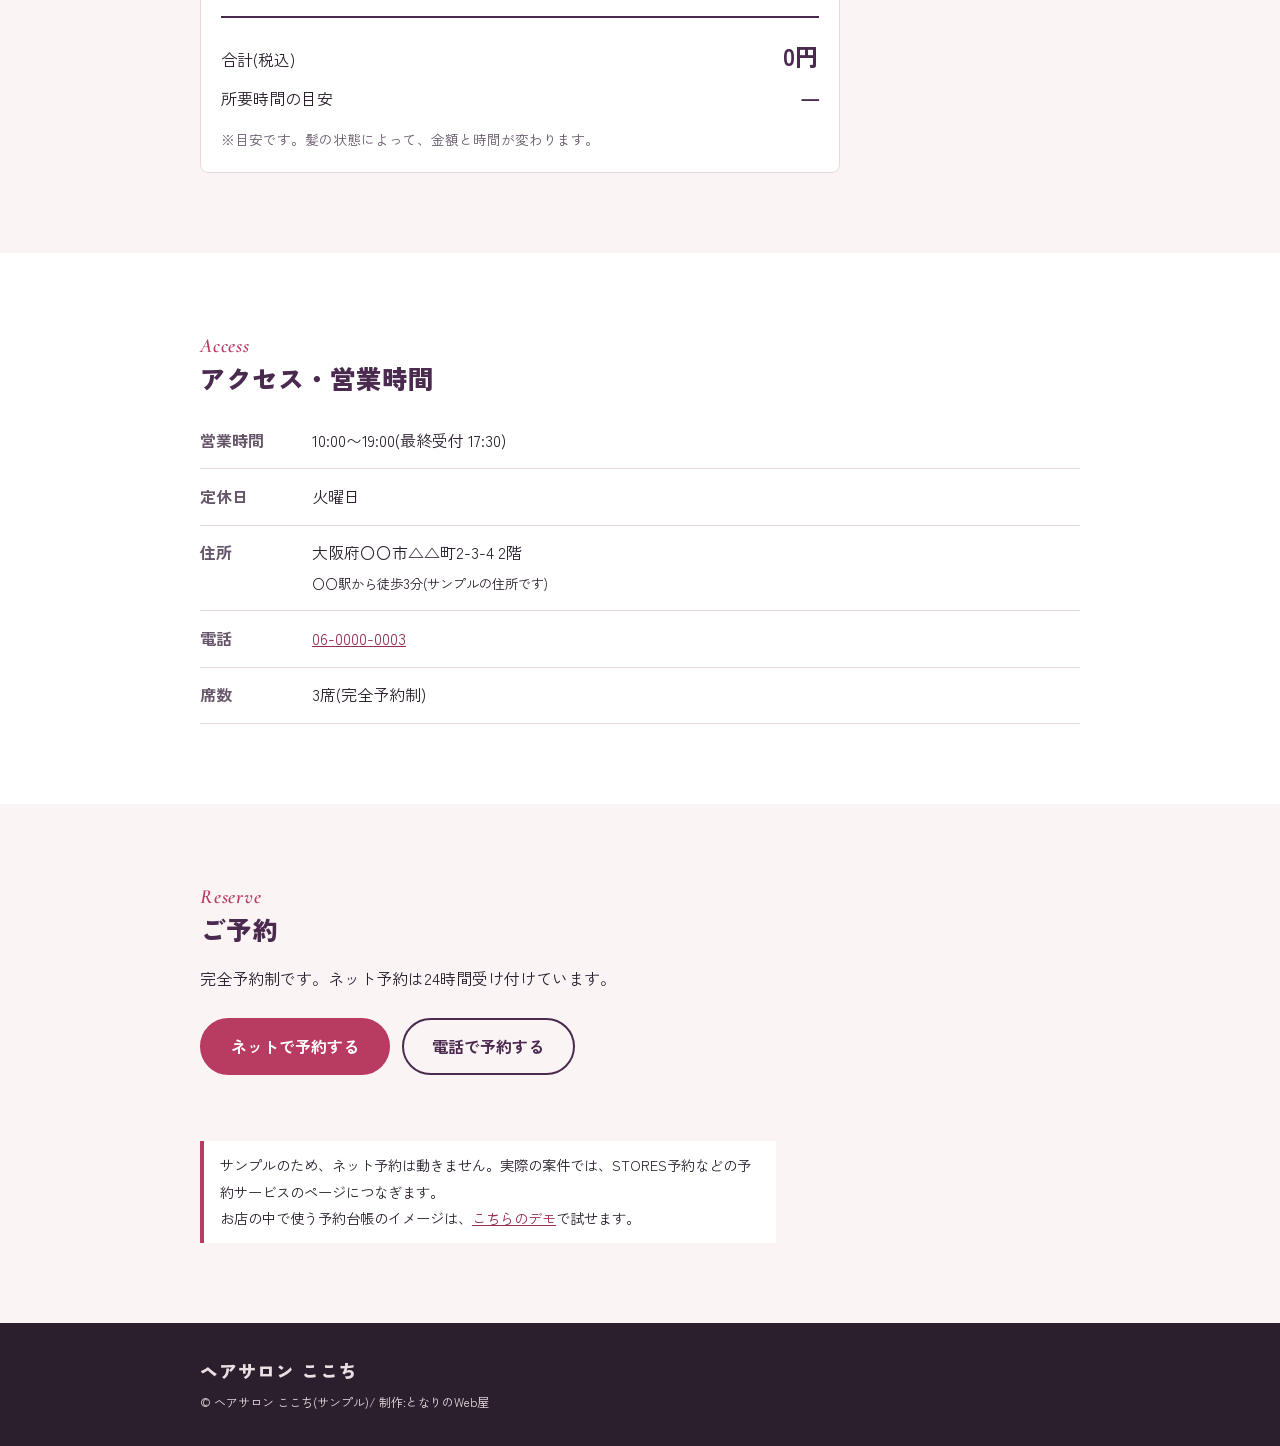
<file: works/salon-sample/index.html>
<!DOCTYPE html>
<html lang="ja">
<head>
  <meta charset="UTF-8">
  <meta name="viewport" content="width=device-width, initial-scale=1">
  <title>ヘアサロン ここち|大阪の美容室(制作サンプル)</title>
  <meta name="description" content="となりのWeb屋が制作した、美容室ホームページのサンプルです。架空の店舗です。">
  <!-- 架空の店舗なので、検索結果に出ないようにしておく -->
  <meta name="robots" content="noindex">
  <link rel="preconnect" href="https://fonts.googleapis.com">
  <link rel="preconnect" href="https://fonts.gstatic.com" crossorigin>
  <link href="https://fonts.googleapis.com/css2?family=Cormorant+Garamond:ital,wght@1,600&family=Zen+Kaku+Gothic+New:wght@400;500;700;900&display=swap" rel="stylesheet">
  <link rel="stylesheet" href="style.css">
  <script src="main.js" defer></script>
</head>
<body>
  <!-- となりのWeb屋 制作者バナー（上部・下部共通） -->
  <div style="background:#2f2a26;color:#fff;padding:16px 20px;text-align:center;font-size:15px;line-height:1.7;">
    このサイトは、ホームページ制作「となりのWeb屋」の制作サンプル（架空のお店）です。<br>
    あなたのお店も、スマホで見やすく、お問い合わせしやすい形にできます。<br>
    ワンページ制作 30,000円〜 ／ 基本プラン 100,000円〜<br>
    <a href="https://kuratadeesu.github.io/site01/" style="display:inline-block;margin-top:10px;padding:10px 22px;background:#fff;color:#2f2a26;font-weight:bold;text-decoration:none;border-radius:6px;">となりのWeb屋に無料で相談する</a>
  </div>

  <header class="site-header">
    <div class="wrap header-inner">
      <a class="brand" href="#top">ヘアサロン ここち</a>
      <nav aria-label="メインメニュー">
        <ul class="nav">
          <li><a href="#menu">メニュー・料金</a></li>
          <li><a href="#access">アクセス</a></li>
          <li><a href="#reserve" class="nav-cta">ご予約</a></li>
        </ul>
      </nav>
    </div>
  </header>

  <main id="main">
    <section class="hero" id="top">
      <div class="deco" aria-hidden="true"><span class="c1"></span><span class="c2"></span></div>
      <div class="wrap hero-inner">
        <p class="en">Hair Salon</p>
        <h1><span>ここちよく、</span><span>毎日が整う。</span></h1>
        <p class="lead">髪のお悩みから、毎日のスタイリングまで。マンツーマンで、ゆっくりご相談ください。</p>
        <p id="status" class="status" role="status"></p>
        <p class="actions">
          <a class="btn" href="#reserve">ネット予約</a>
          <a class="btn btn-ghost" href="tel:0600000003">電話 06-0000-0003</a>
        </p>
      </div>
    </section>

    <section class="section" id="points">
      <div class="wrap">
        <ul class="points">
          <li><strong>マンツーマン</strong><span>最初から最後まで、同じスタッフが担当します。</span></li>
          <li><strong>ご提案してから施術</strong><span>髪の状態をうかがい、内容と料金を先にご説明します。</span></li>
          <li><strong>ネットで予約</strong><span>お店が閉まっている時間も、予約の申し込みができます。</span></li>
        </ul>
      </div>
    </section>

    <!-- メニュー(選ぶと合計が出る) -->
    <section class="section alt" id="menu">
      <div class="wrap">
        <p class="en">Menu</p>
        <h2>メニューと料金</h2>
        <p class="plain">気になるメニューにチェックを入れると、合計金額と所要時間の目安が出ます。</p>

        <form id="sim" class="sim" onsubmit="return false">
          <p class="field">
            <label for="len">髪の長さ</label>
            <select id="len">
              <option value="0">ショート</option>
              <option value="1100">ミディアム(+1,100円)</option>
              <option value="2200">ロング(+2,200円)</option>
            </select>
          </p>

          <fieldset>
            <legend class="visually-hidden">メニューを選ぶ</legend>
            <label class="row"><input type="checkbox" data-price="5500" data-min="60" data-len="0"><span class="name">カット</span><span class="min">60分</span><span class="yen">5,500円</span></label>
            <label class="row"><input type="checkbox" data-price="7700" data-min="90" data-len="1"><span class="name">カラー</span><span class="min">90分</span><span class="yen">7,700円〜</span></label>
            <label class="row"><input type="checkbox" data-price="9900" data-min="120" data-len="1"><span class="name">パーマ</span><span class="min">120分</span><span class="yen">9,900円〜</span></label>
            <label class="row"><input type="checkbox" data-price="4400" data-min="30" data-len="1"><span class="name">トリートメント</span><span class="min">30分</span><span class="yen">4,400円〜</span></label>
            <label class="row"><input type="checkbox" data-price="3850" data-min="30" data-len="0"><span class="name">ヘッドスパ</span><span class="min">30分</span><span class="yen">3,850円</span></label>
          </fieldset>

          <div class="total" aria-live="polite">
            <p class="total-row"><span>合計(税込)</span><strong id="total-yen">0円</strong></p>
            <p class="total-row"><span>所要時間の目安</span><strong id="total-time">―</strong></p>
          </div>
          <p class="note">※目安です。髪の状態によって、金額と時間が変わります。</p>
        </form>
      </div>
    </section>

    <section class="section" id="access">
      <div class="wrap">
        <p class="en">Access</p>
        <h2>アクセス・営業時間</h2>
        <dl class="info">
          <div><dt>営業時間</dt><dd>10:00〜19:00(最終受付 17:30)</dd></div>
          <div><dt>定休日</dt><dd>火曜日</dd></div>
          <div><dt>住所</dt><dd>大阪府〇〇市△△町2-3-4 2階<br><small>〇〇駅から徒歩3分(サンプルの住所です)</small></dd></div>
          <div><dt>電話</dt><dd><a href="tel:0600000003">06-0000-0003</a></dd></div>
          <div><dt>席数</dt><dd>3席(完全予約制)</dd></div>
        </dl>
        <!-- 実際の案件では、ここにGoogleマップを埋め込む -->
      </div>
    </section>

    <section class="section alt" id="reserve">
      <div class="wrap">
        <p class="en">Reserve</p>
        <h2>ご予約</h2>
        <p class="plain">完全予約制です。ネット予約は24時間受け付けています。</p>
        <p class="actions-dark">
          <button type="button" class="btn" id="reserve-btn">ネットで予約する</button>
          <a class="btn btn-ghost-dark" href="tel:0600000003">電話で予約する</a>
        </p>
        <p id="reserve-msg" class="reserve-msg" role="status"></p>
        <p class="note-box">サンプルのため、ネット予約は動きません。実際の案件では、STORES予約などの予約サービスのページにつなぎます。<br>お店の中で使う予約台帳のイメージは、<a href="../reservation-demo/">こちらのデモ</a>で試せます。</p>
      </div>
    </section>
  </main>

  <footer class="site-footer">
    <div class="wrap">
      <p class="footer-brand">ヘアサロン ここち</p>
      <p><small>&copy; ヘアサロン ここち(サンプル)/ 制作:となりのWeb屋</small></p>
    </div>
  </footer>

  <div class="call-bar">
    <a class="reserve" href="#reserve">ネット予約</a>
    <a class="call" href="tel:0600000003">電話する</a>
  </div>
  <!-- Cloudflare Web Analytics --><script type='module' src='https://static.cloudflareinsights.com/beacon.min.js' data-cf-beacon='{"token": "18f9dbcf11d946dbb8da69ee1b14546d"}'></script><!-- End Cloudflare Web Analytics -->
</body>
</html>
</file>
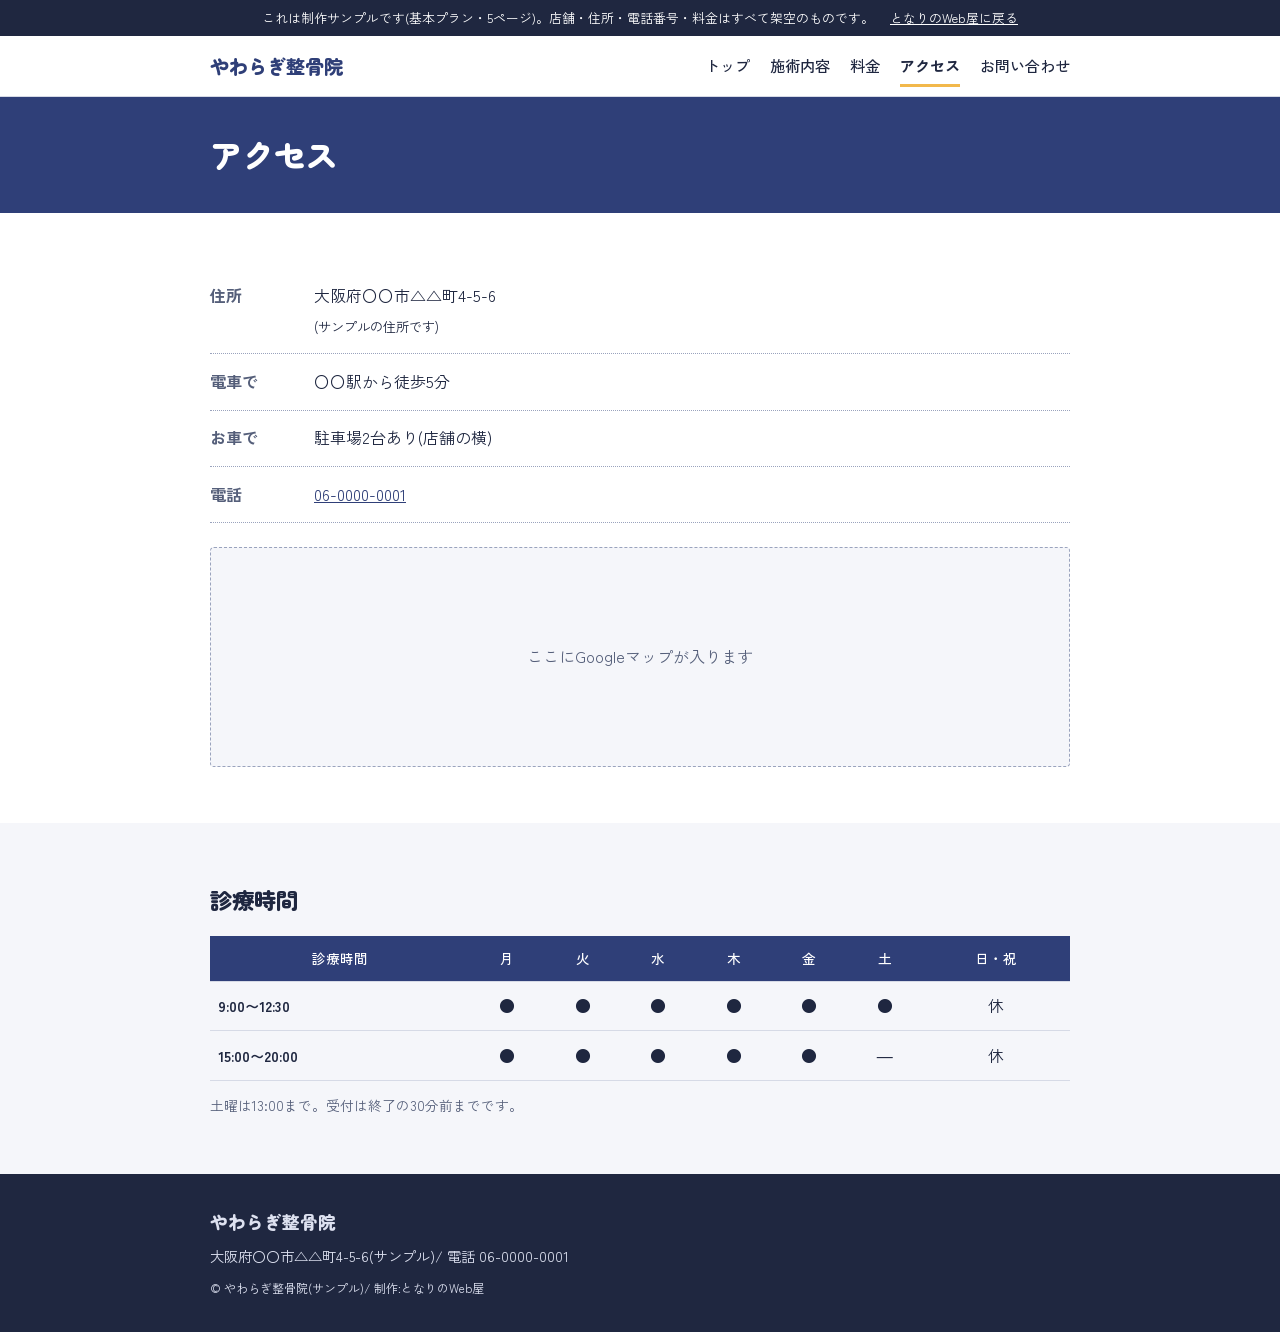
<file: works/clinic-sample/access.html>
<!DOCTYPE html>
<html lang="ja">
<head>
  <meta charset="UTF-8">
  <meta name="viewport" content="width=device-width, initial-scale=1">
  <title>アクセス|やわらぎ整骨院(制作サンプル)</title>
  <meta name="description" content="住所、最寄り駅、駐車場、診療時間のご案内。">
  <!-- 架空の店舗なので、検索結果に出ないようにしておく -->
  <meta name="robots" content="noindex">
  <link rel="preconnect" href="https://fonts.googleapis.com">
  <link rel="preconnect" href="https://fonts.gstatic.com" crossorigin>
  <link href="https://fonts.googleapis.com/css2?family=Zen+Kaku+Gothic+New:wght@400;500;700&family=Zen+Maru+Gothic:wght@500;700;900&display=swap" rel="stylesheet">
  <link rel="stylesheet" href="style.css">
  <script src="main.js" defer></script>
</head>
<body>
  <div class="sample-bar">
    <p>これは制作サンプルです(基本プラン・5ページ)。店舗・住所・電話番号・料金はすべて架空のものです。</p>
    <a href="../../index.html#works">となりのWeb屋に戻る</a>
  </div>

  <header class="site-header">
    <div class="wrap header-inner">
      <a class="brand" href="index.html">やわらぎ整骨院</a>
      <nav aria-label="メインメニュー"><ul class="nav"><li><a href="index.html">トップ</a></li><li><a href="service.html">施術内容</a></li><li><a href="price.html">料金</a></li><li><a href="access.html" aria-current="page">アクセス</a></li><li><a href="contact.html">お問い合わせ</a></li></ul></nav>
    </div>
  </header>

<div class="page-title"><div class="wrap"><h1>アクセス</h1></div></div>

  <main id="main">
    <section class="block">
      <div class="wrap">
        <dl class="info">
          <div><dt>住所</dt><dd>大阪府〇〇市△△町4-5-6<br><small>(サンプルの住所です)</small></dd></div>
          <div><dt>電車で</dt><dd>〇〇駅から徒歩5分</dd></div>
          <div><dt>お車で</dt><dd>駐車場2台あり(店舗の横)</dd></div>
          <div><dt>電話</dt><dd><a href="tel:0600000001">06-0000-0001</a></dd></div>
        </dl>
        <!-- 実際の案件では、ここにGoogleマップを埋め込む -->
        <div class="map-box" role="img" aria-label="地図の表示エリア(サンプル)">
          <p>ここにGoogleマップが入ります</p>
        </div>
      </div>
    </section>

    <section class="block alt">
      <div class="wrap">
        <h2>診療時間</h2>
        <table class="hours">
  <thead><tr><th scope="col">診療時間</th><th scope="col">月</th><th scope="col">火</th><th scope="col">水</th><th scope="col">木</th><th scope="col">金</th><th scope="col">土</th><th scope="col">日・祝</th></tr></thead>
  <tbody>
    <tr><th scope="row">9:00〜12:30</th><td>●</td><td>●</td><td>●</td><td>●</td><td>●</td><td>●</td><td>休</td></tr>
    <tr><th scope="row">15:00〜20:00</th><td>●</td><td>●</td><td>●</td><td>●</td><td>●</td><td>―</td><td>休</td></tr>
  </tbody>
</table>
<p class="note">土曜は13:00まで。受付は終了の30分前までです。</p>
      </div>
    </section>
  </main>

  <footer class="site-footer">
    <div class="wrap">
      <p class="footer-brand">やわらぎ整骨院</p>
      <p>大阪府〇〇市△△町4-5-6(サンプル)/ 電話 06-0000-0001</p>
      <p><small>&copy; やわらぎ整骨院(サンプル)/ 制作:となりのWeb屋</small></p>
    </div>
  </footer>

  <!-- スマホでは、画面の下に電話とお問い合わせのボタンを常に表示する -->
  <div class="call-bar">
    <a class="call" href="tel:0600000001">電話する</a>
    <a class="reserve" href="contact.html">ご予約・ご相談</a>
  </div>
</body>
</html>
</file>
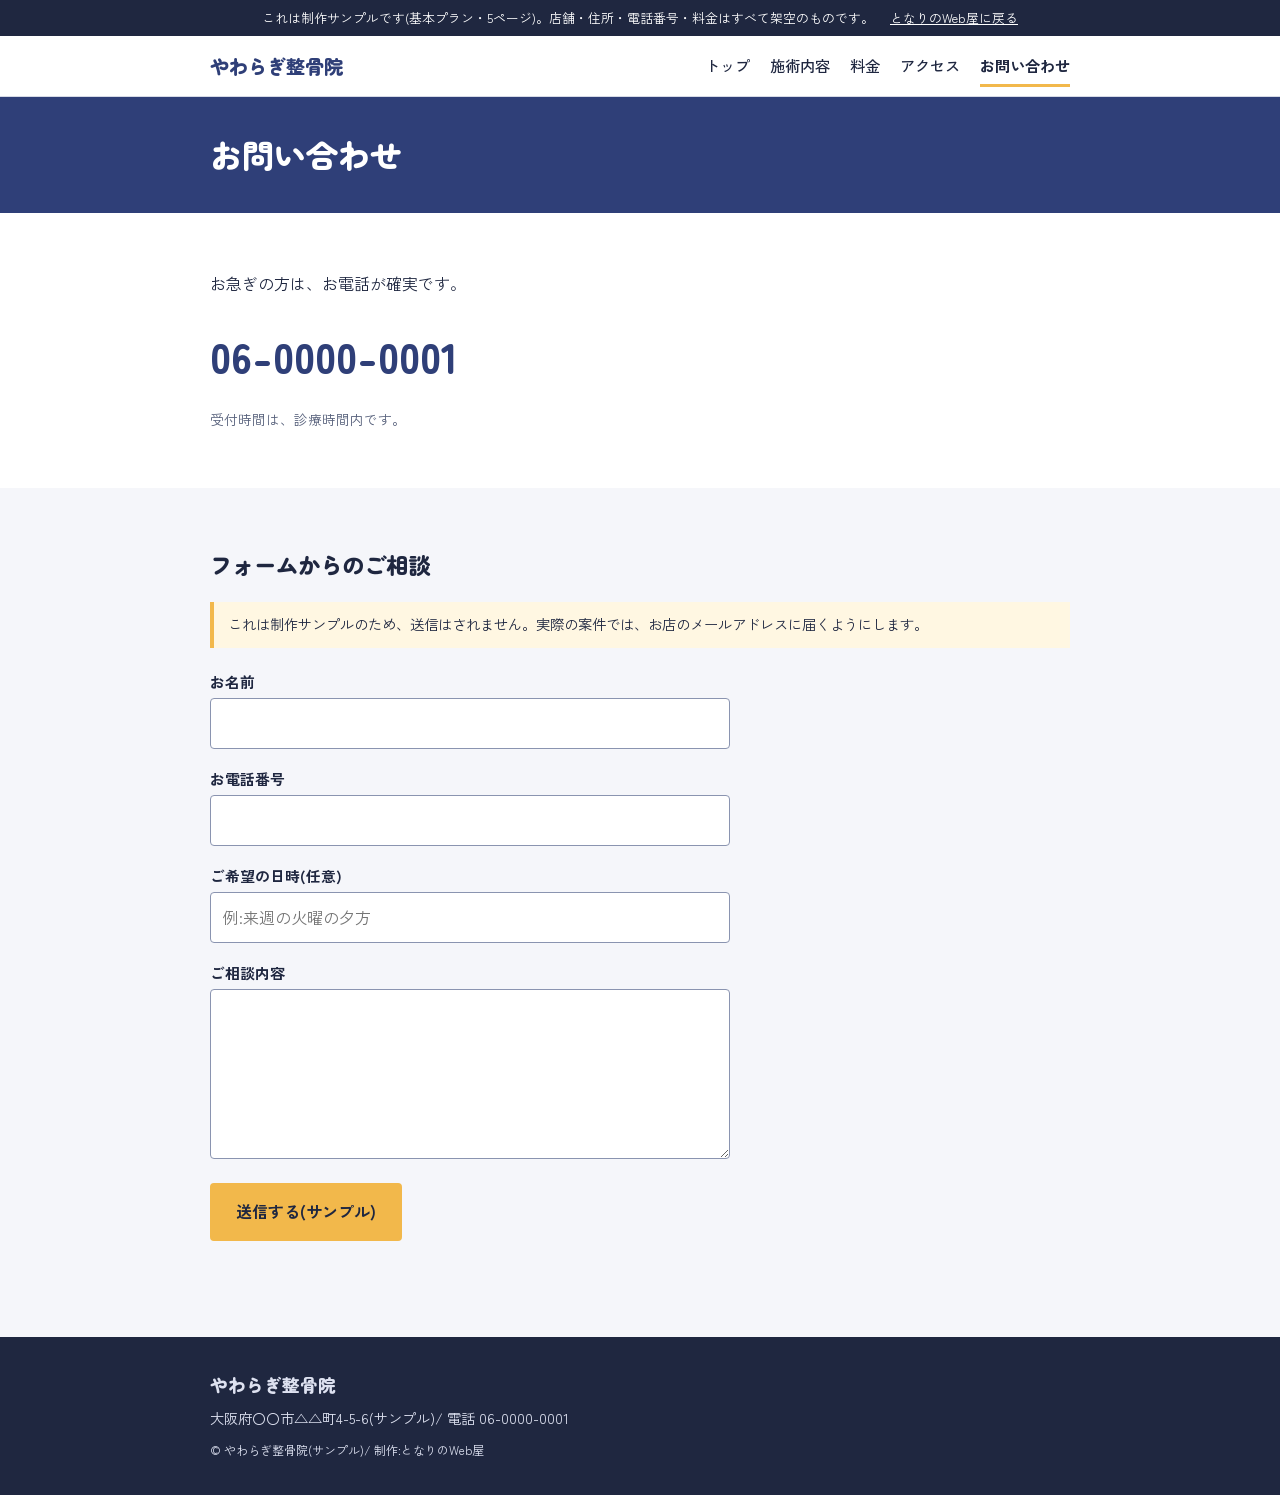
<file: works/clinic-sample/contact.html>
<!DOCTYPE html>
<html lang="ja">
<head>
  <meta charset="UTF-8">
  <meta name="viewport" content="width=device-width, initial-scale=1">
  <title>お問い合わせ|やわらぎ整骨院(制作サンプル)</title>
  <meta name="description" content="お電話とフォームからのご相談。">
  <!-- 架空の店舗なので、検索結果に出ないようにしておく -->
  <meta name="robots" content="noindex">
  <link rel="preconnect" href="https://fonts.googleapis.com">
  <link rel="preconnect" href="https://fonts.gstatic.com" crossorigin>
  <link href="https://fonts.googleapis.com/css2?family=Zen+Kaku+Gothic+New:wght@400;500;700&family=Zen+Maru+Gothic:wght@500;700;900&display=swap" rel="stylesheet">
  <link rel="stylesheet" href="style.css">
  <script src="main.js" defer></script>
</head>
<body>
  <div class="sample-bar">
    <p>これは制作サンプルです(基本プラン・5ページ)。店舗・住所・電話番号・料金はすべて架空のものです。</p>
    <a href="../../index.html#works">となりのWeb屋に戻る</a>
  </div>

  <header class="site-header">
    <div class="wrap header-inner">
      <a class="brand" href="index.html">やわらぎ整骨院</a>
      <nav aria-label="メインメニュー"><ul class="nav"><li><a href="index.html">トップ</a></li><li><a href="service.html">施術内容</a></li><li><a href="price.html">料金</a></li><li><a href="access.html">アクセス</a></li><li><a href="contact.html" aria-current="page">お問い合わせ</a></li></ul></nav>
    </div>
  </header>

<div class="page-title"><div class="wrap"><h1>お問い合わせ</h1></div></div>

  <main id="main">
    <section class="block">
      <div class="wrap">
        <p class="lead-dark">お急ぎの方は、お電話が確実です。</p>
        <p class="tel-big"><a href="tel:0600000001">06-0000-0001</a></p>
        <p class="note">受付時間は、診療時間内です。</p>
      </div>
    </section>

    <section class="block alt">
      <div class="wrap">
        <h2>フォームからのご相談</h2>
        <p class="note-box">これは制作サンプルのため、送信はされません。実際の案件では、お店のメールアドレスに届くようにします。</p>
        <form id="sample-form" class="form" novalidate>
          <p class="field"><label for="c-name">お名前</label><input id="c-name" type="text" autocomplete="off"></p>
          <p class="field"><label for="c-tel">お電話番号</label><input id="c-tel" type="tel" autocomplete="off"></p>
          <p class="field"><label for="c-when">ご希望の日時(任意)</label><input id="c-when" type="text" placeholder="例:来週の火曜の夕方"></p>
          <p class="field"><label for="c-msg">ご相談内容</label><textarea id="c-msg" rows="5"></textarea></p>
          <button class="btn btn-main" type="submit">送信する(サンプル)</button>
          <p id="form-msg" class="form-msg" role="status"></p>
        </form>
      </div>
    </section>
  </main>

  <footer class="site-footer">
    <div class="wrap">
      <p class="footer-brand">やわらぎ整骨院</p>
      <p>大阪府〇〇市△△町4-5-6(サンプル)/ 電話 06-0000-0001</p>
      <p><small>&copy; やわらぎ整骨院(サンプル)/ 制作:となりのWeb屋</small></p>
    </div>
  </footer>

  <!-- スマホでは、画面の下に電話とお問い合わせのボタンを常に表示する -->
  <div class="call-bar">
    <a class="call" href="tel:0600000001">電話する</a>
    <a class="reserve" href="contact.html">ご予約・ご相談</a>
  </div>
</body>
</html>
</file>
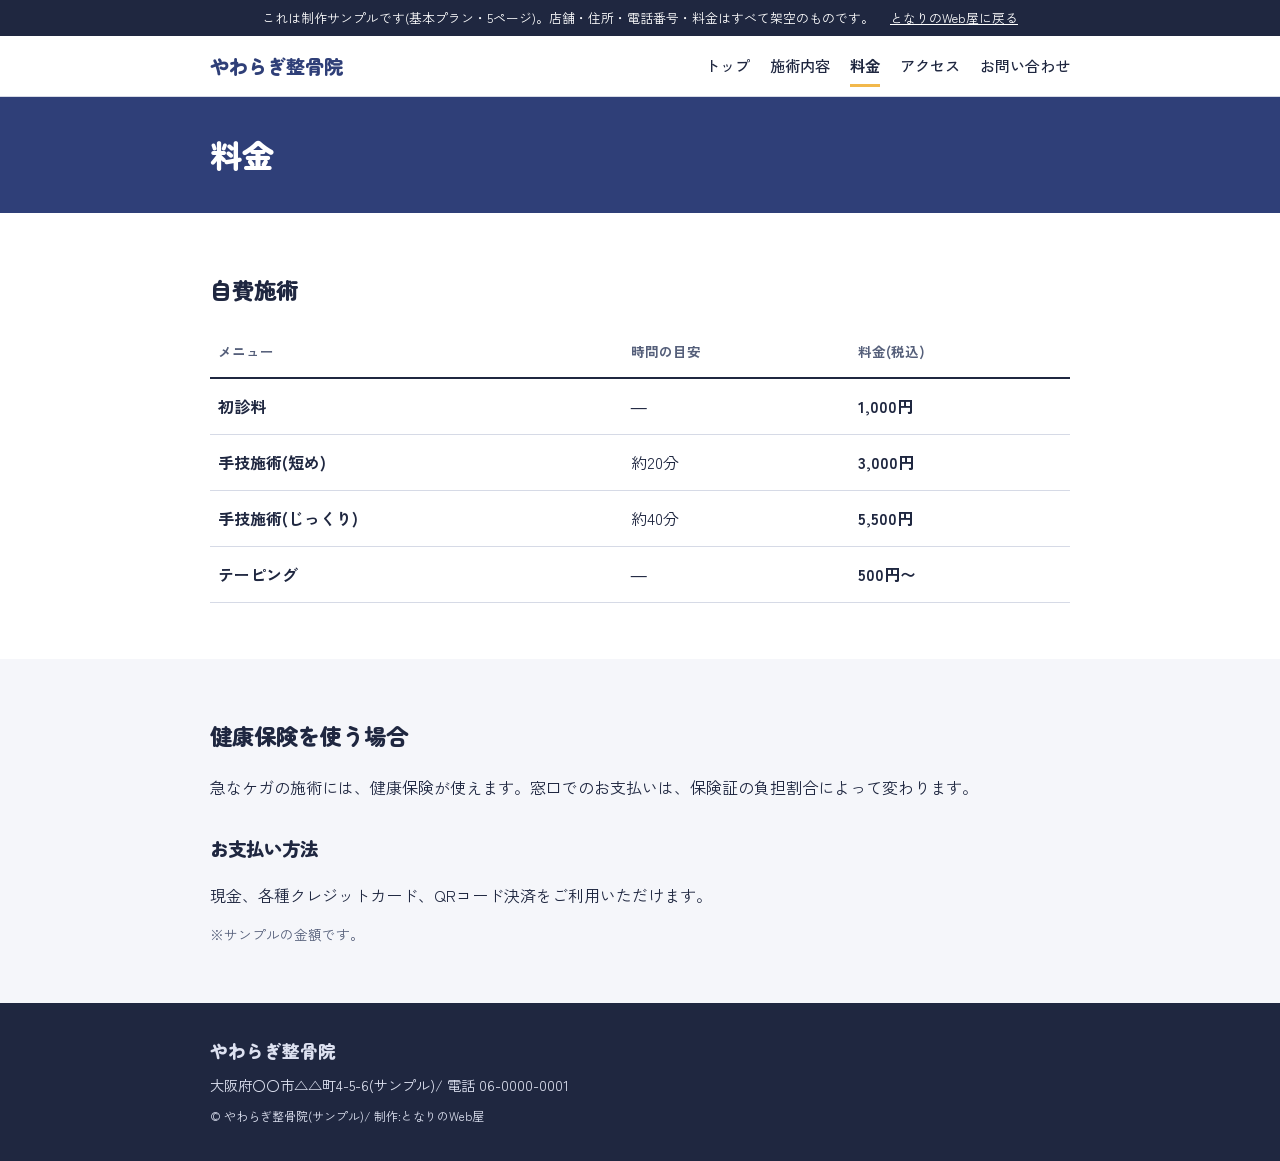
<file: works/clinic-sample/price.html>
<!DOCTYPE html>
<html lang="ja">
<head>
  <meta charset="UTF-8">
  <meta name="viewport" content="width=device-width, initial-scale=1">
  <title>料金|やわらぎ整骨院(制作サンプル)</title>
  <meta name="description" content="自費施術の料金と、健康保険を使う場合のご案内。">
  <!-- 架空の店舗なので、検索結果に出ないようにしておく -->
  <meta name="robots" content="noindex">
  <link rel="preconnect" href="https://fonts.googleapis.com">
  <link rel="preconnect" href="https://fonts.gstatic.com" crossorigin>
  <link href="https://fonts.googleapis.com/css2?family=Zen+Kaku+Gothic+New:wght@400;500;700&family=Zen+Maru+Gothic:wght@500;700;900&display=swap" rel="stylesheet">
  <link rel="stylesheet" href="style.css">
  <script src="main.js" defer></script>
</head>
<body>
  <div class="sample-bar">
    <p>これは制作サンプルです(基本プラン・5ページ)。店舗・住所・電話番号・料金はすべて架空のものです。</p>
    <a href="../../index.html#works">となりのWeb屋に戻る</a>
  </div>

  <header class="site-header">
    <div class="wrap header-inner">
      <a class="brand" href="index.html">やわらぎ整骨院</a>
      <nav aria-label="メインメニュー"><ul class="nav"><li><a href="index.html">トップ</a></li><li><a href="service.html">施術内容</a></li><li><a href="price.html" aria-current="page">料金</a></li><li><a href="access.html">アクセス</a></li><li><a href="contact.html">お問い合わせ</a></li></ul></nav>
    </div>
  </header>

<div class="page-title"><div class="wrap"><h1>料金</h1></div></div>

  <main id="main">
    <section class="block">
      <div class="wrap">
        <h2>自費施術</h2>
        <div class="table-scroll">
          <table class="price">
            <thead><tr><th scope="col">メニュー</th><th scope="col">時間の目安</th><th scope="col">料金(税込)</th></tr></thead>
            <tbody>
              <tr><th scope="row">初診料</th><td>―</td><td>1,000円</td></tr>
              <tr><th scope="row">手技施術(短め)</th><td>約20分</td><td>3,000円</td></tr>
              <tr><th scope="row">手技施術(じっくり)</th><td>約40分</td><td>5,500円</td></tr>
              <tr><th scope="row">テーピング</th><td>―</td><td>500円〜</td></tr>
            </tbody>
          </table>
        </div>
      </div>
    </section>

    <section class="block alt">
      <div class="wrap">
        <h2>健康保険を使う場合</h2>
        <p>急なケガの施術には、健康保険が使えます。窓口でのお支払いは、保険証の負担割合によって変わります。</p>
        <h2 class="sub">お支払い方法</h2>
        <p>現金、各種クレジットカード、QRコード決済をご利用いただけます。</p>
        <p class="note">※サンプルの金額です。</p>
      </div>
    </section>
  </main>

  <footer class="site-footer">
    <div class="wrap">
      <p class="footer-brand">やわらぎ整骨院</p>
      <p>大阪府〇〇市△△町4-5-6(サンプル)/ 電話 06-0000-0001</p>
      <p><small>&copy; やわらぎ整骨院(サンプル)/ 制作:となりのWeb屋</small></p>
    </div>
  </footer>

  <!-- スマホでは、画面の下に電話とお問い合わせのボタンを常に表示する -->
  <div class="call-bar">
    <a class="call" href="tel:0600000001">電話する</a>
    <a class="reserve" href="contact.html">ご予約・ご相談</a>
  </div>
</body>
</html>
</file>
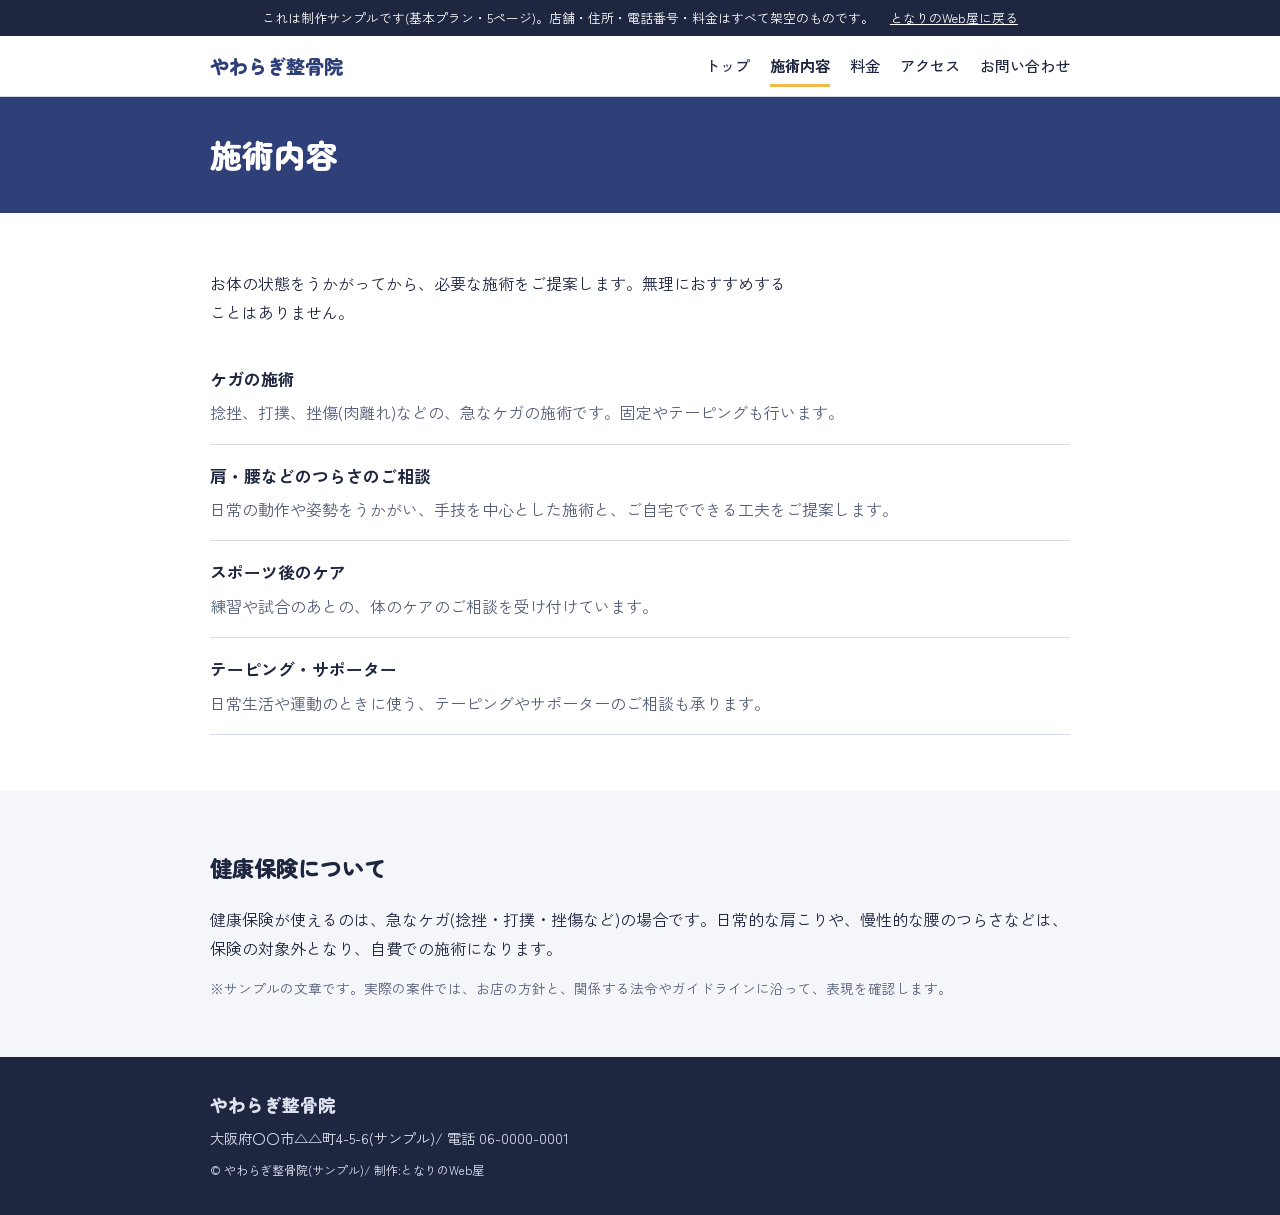
<file: works/clinic-sample/service.html>
<!DOCTYPE html>
<html lang="ja">
<head>
  <meta charset="UTF-8">
  <meta name="viewport" content="width=device-width, initial-scale=1">
  <title>施術内容|やわらぎ整骨院(制作サンプル)</title>
  <meta name="description" content="ケガの施術、肩・腰のご相談、スポーツ後のケアなど。">
  <!-- 架空の店舗なので、検索結果に出ないようにしておく -->
  <meta name="robots" content="noindex">
  <link rel="preconnect" href="https://fonts.googleapis.com">
  <link rel="preconnect" href="https://fonts.gstatic.com" crossorigin>
  <link href="https://fonts.googleapis.com/css2?family=Zen+Kaku+Gothic+New:wght@400;500;700&family=Zen+Maru+Gothic:wght@500;700;900&display=swap" rel="stylesheet">
  <link rel="stylesheet" href="style.css">
  <script src="main.js" defer></script>
</head>
<body>
  <div class="sample-bar">
    <p>これは制作サンプルです(基本プラン・5ページ)。店舗・住所・電話番号・料金はすべて架空のものです。</p>
    <a href="../../index.html#works">となりのWeb屋に戻る</a>
  </div>

  <header class="site-header">
    <div class="wrap header-inner">
      <a class="brand" href="index.html">やわらぎ整骨院</a>
      <nav aria-label="メインメニュー"><ul class="nav"><li><a href="index.html">トップ</a></li><li><a href="service.html" aria-current="page">施術内容</a></li><li><a href="price.html">料金</a></li><li><a href="access.html">アクセス</a></li><li><a href="contact.html">お問い合わせ</a></li></ul></nav>
    </div>
  </header>

<div class="page-title"><div class="wrap"><h1>施術内容</h1></div></div>

  <main id="main">
    <section class="block">
      <div class="wrap">
        <p class="lead-dark">お体の状態をうかがってから、必要な施術をご提案します。無理におすすめすることはありません。</p>
        <dl class="menu">
          <div>
            <dt>ケガの施術</dt>
            <dd>捻挫、打撲、挫傷(肉離れ)などの、急なケガの施術です。固定やテーピングも行います。</dd>
          </div>
          <div>
            <dt>肩・腰などのつらさのご相談</dt>
            <dd>日常の動作や姿勢をうかがい、手技を中心とした施術と、ご自宅でできる工夫をご提案します。</dd>
          </div>
          <div>
            <dt>スポーツ後のケア</dt>
            <dd>練習や試合のあとの、体のケアのご相談を受け付けています。</dd>
          </div>
          <div>
            <dt>テーピング・サポーター</dt>
            <dd>日常生活や運動のときに使う、テーピングやサポーターのご相談も承ります。</dd>
          </div>
        </dl>
      </div>
    </section>

    <section class="block alt">
      <div class="wrap">
        <h2>健康保険について</h2>
        <p>健康保険が使えるのは、急なケガ(捻挫・打撲・挫傷など)の場合です。日常的な肩こりや、慢性的な腰のつらさなどは、保険の対象外となり、自費での施術になります。</p>
        <p class="note">※サンプルの文章です。実際の案件では、お店の方針と、関係する法令やガイドラインに沿って、表現を確認します。</p>
      </div>
    </section>
  </main>

  <footer class="site-footer">
    <div class="wrap">
      <p class="footer-brand">やわらぎ整骨院</p>
      <p>大阪府〇〇市△△町4-5-6(サンプル)/ 電話 06-0000-0001</p>
      <p><small>&copy; やわらぎ整骨院(サンプル)/ 制作:となりのWeb屋</small></p>
    </div>
  </footer>

  <!-- スマホでは、画面の下に電話とお問い合わせのボタンを常に表示する -->
  <div class="call-bar">
    <a class="call" href="tel:0600000001">電話する</a>
    <a class="reserve" href="contact.html">ご予約・ご相談</a>
  </div>
</body>
</html>
</file>
<file: css/style.css>
/* ===== デザイントークン ===== */
:root {
  --bg: #f3f6f5;
  --paper: #ffffff;
  --ink: #16282c;
  --muted: #4f6368;
  --accent: #0b6b5c;
  --accent-dark: #084f44;
  --mark: #f4c542;
  --line: #cfd9d6;

  --font: "Zen Kaku Gothic New", "Hiragino Kaku Gothic ProN", "Yu Gothic", Meiryo, sans-serif;
  --max: 1040px;
}

/* ===== ベース ===== */
*, *::before, *::after { box-sizing: border-box; }
html { scroll-behavior: smooth; scroll-padding-top: 72px; }
body {
  margin: 0;
  font-family: var(--font);
  font-size: 1rem;
  line-height: 1.85;
  color: var(--ink);
  background: var(--bg);
}
h1, h2, h3, p, dl, dd, ol, ul, fieldset { margin: 0; padding: 0; }
ul, ol { list-style: none; }
a { color: var(--accent); }
img { max-width: 100%; height: auto; }

.wrap { width: min(100% - 2.5rem, var(--max)); margin-inline: auto; }

:focus-visible { outline: 3px solid var(--mark); outline-offset: 2px; }

.visually-hidden {
  position: absolute !important;
  width: 1px; height: 1px;
  overflow: hidden;
  clip: rect(0 0 0 0);
  white-space: nowrap;
}
.skip {
  position: absolute; left: .5rem; top: -4rem;
  background: var(--ink); color: #fff; padding: .5rem .9rem; z-index: 100;
}
.skip:focus { top: .5rem; }

/* ===== ボタン ===== */
.btn {
  display: inline-block;
  font: inherit; font-weight: 700;
  padding: .75em 1.6em;
  border: 2px solid var(--accent);
  border-radius: 4px;
  background: var(--accent); color: #fff;
  text-decoration: none; cursor: pointer;
  transition: background-color .15s;
}
.btn:hover { background: var(--accent-dark); border-color: var(--accent-dark); }
.btn-ghost { background: transparent; color: var(--accent); }
.btn-ghost:hover { background: var(--accent); color: #fff; }

/* ===== ヘッダー ===== */
.site-header {
  position: sticky; top: 0; z-index: 50;
  background: rgba(243, 246, 245, .94);
  backdrop-filter: blur(6px);
  border-bottom: 1px solid var(--line);
}
.header-inner {
  display: flex; align-items: center; justify-content: space-between;
  gap: 1rem; min-height: 56px; flex-wrap: wrap;
}
.brand { font-weight: 900; font-size: 1.15rem; color: var(--ink); text-decoration: none; letter-spacing: .04em; }
.nav { display: flex; gap: 1.25rem; align-items: center; flex-wrap: wrap; }
.nav a { color: var(--ink); text-decoration: none; font-weight: 500; font-size: .95rem; }
.nav a:hover { color: var(--accent); }
.nav .nav-cta { color: #fff; background: var(--accent); padding: .3em 1em; border-radius: 4px; }
.nav .nav-cta:hover { color: #fff; background: var(--accent-dark); }

/* ===== ヒーロー ===== */
.hero { padding: clamp(2.5rem, 7vw, 5.5rem) 0; }
.hero-grid {
  display: grid;
  grid-template-columns: minmax(0, 1.15fr) minmax(0, .85fr);
  gap: clamp(2rem, 5vw, 4rem);
  align-items: start;
}
.hero h1 {
  font-size: clamp(2rem, 5.2vw, 3.5rem);
  font-weight: 900;
  line-height: 1.35;
  letter-spacing: .02em;
}
.hero h1 span { display: inline-block; }
.lead { margin-top: 1.5rem; max-width: 36em; color: var(--muted); }
.hero-actions { margin-top: 2rem; display: flex; gap: .75rem; flex-wrap: wrap; }

/* 診断パネル */
.check {
  background: var(--paper);
  border: 1px solid var(--line);
  border-top: 6px solid var(--mark);
  border-radius: 4px;
  padding: 1.5rem;
}
.check-title { font-size: 1.15rem; font-weight: 700; line-height: 1.5; }
.check-note { margin-top: .5rem; font-size: .875rem; color: var(--muted); line-height: 1.7; }
.check fieldset { border: 0; margin: 1rem 0; min-width: 0; }
.item {
  display: flex; gap: .75rem; align-items: flex-start;
  padding: .6rem 0;
  border-bottom: 1px solid var(--line);
  cursor: pointer;
}
.item input { margin-top: .45rem; width: 1.1rem; height: 1.1rem; accent-color: var(--accent); flex: none; }
.result { margin-top: 1.25rem; padding-top: 1.25rem; border-top: 2px solid var(--ink); }
.result[hidden] { display: none; }
.score { font-size: 2.2rem; font-weight: 900; line-height: 1.2; }
.score small { font-size: 1rem; font-weight: 500; color: var(--muted); }
.result-msg { margin-top: .25rem; font-weight: 700; }
.advice { margin-top: .75rem; font-size: .9rem; }
.advice li { padding-left: 1.1em; position: relative; margin-top: .35rem; }
.advice li::before { content: ""; position: absolute; left: 0; top: .85em; width: .5em; height: 2px; background: var(--accent); }
.result .btn { margin-top: 1rem; }

/* ===== セクション共通 ===== */
.section { padding: clamp(3rem, 7vw, 5.5rem) 0; }
.section.alt { background: var(--paper); border-block: 1px solid var(--line); }
.split {
  display: grid;
  grid-template-columns: minmax(0, 1fr) minmax(0, 2.6fr);
  gap: 1.5rem clamp(1.5rem, 5vw, 4rem);
  align-items: start;
}
.split > h2 { font-size: 1.5rem; font-weight: 900; line-height: 1.5; }
.plain { max-width: 38em; }
.plain + .plain { margin-top: 1rem; }
.muted { color: var(--muted); font-size: .9rem; }

/* 特長 */
.points > div { padding: 1.1rem 0 1.1rem 1.25rem; border-left: 4px solid var(--accent); }
.points > div + div { margin-top: .5rem; }
.points dt { font-weight: 700; font-size: 1.1rem; }
.points dd { margin-top: .25rem; color: var(--muted); max-width: 36em; }

/* 流れ(実際に順番のある内容なので番号を使う) */
.flow { counter-reset: step; }
.flow li {
  counter-increment: step;
  position: relative;
  padding: .25rem 0 1.5rem 3.25rem;
  border-left: 2px solid var(--line);
  margin-left: 1rem;
}
.flow li:last-child { border-left-color: transparent; padding-bottom: 0; }
.flow li::before {
  content: counter(step);
  position: absolute; left: -1rem; top: 0;
  width: 2rem; height: 2rem; border-radius: 50%;
  background: var(--ink); color: #fff;
  display: grid; place-items: center;
  font-weight: 700; font-size: .95rem;
}
.flow strong { display: block; font-size: 1.05rem; }
.flow span { display: block; color: var(--muted); max-width: 34em; }

/* 料金 */
.table-scroll { overflow-x: auto; }
table { border-collapse: collapse; width: 100%; min-width: 520px; }
th, td { text-align: left; padding: .9rem 1rem; border-bottom: 1px solid var(--line); vertical-align: top; }
thead th { border-bottom: 2px solid var(--ink); font-size: .9rem; color: var(--muted); font-weight: 700; }
tbody th { font-weight: 700; white-space: nowrap; }
td:last-child { white-space: nowrap; font-weight: 700; }
.table-scroll + .muted { margin-top: 1rem; }

/* 料金の小見出し */
.price-sub { margin: 2.5rem 0 .5rem; font-size: 1.1rem; font-weight: 700; }

/* フォーム */
.form { margin-top: 1.5rem; max-width: 560px; }
.field { margin-bottom: 1.1rem; }
.field label { display: block; font-weight: 700; font-size: .95rem; margin-bottom: .3rem; }
.field input, .field textarea {
  width: 100%;
  font: inherit;
  padding: .65rem .8rem;
  border: 1px solid #8fa19d;
  border-radius: 4px;
  background: var(--paper);
  color: var(--ink);
}
.field textarea { resize: vertical; }
.form-status { margin-top: 1rem; font-weight: 700; min-height: 1.5em; }
.form-status.error { color: #a32020; }

/* 制作事例 */
.works-list { margin-top: 1.5rem; }
.works-list li { padding: 1.1rem 0 1.1rem 1.25rem; border-left: 4px solid var(--mark); max-width: 36em; }
.works-list h3 { font-size: 1.15rem; font-weight: 700; margin: .1rem 0 .4rem; }
.works-list p { color: var(--muted); }
.works-list p + p { margin-top: .5rem; }
.works-list .works-tag { font-size: .8rem; font-weight: 700; color: var(--ink); }
.works-list a { font-weight: 700; }

/* ===== フッター ===== */
.site-footer { background: var(--ink); color: #e6eeec; padding: 2.5rem 0; font-size: .9rem; }
.footer-inner p + p { margin-top: .25rem; }
.footer-brand { font-weight: 900; font-size: 1.1rem; }

/* ===== スマホ ===== */
@media (max-width: 820px) {
  .hero-grid, .split { grid-template-columns: minmax(0, 1fr); }
  .nav { gap: .9rem; }
  .nav li:nth-child(-n+4) { display: none; } /* 狭い画面では「相談する」のみ表示 */
}

@media (prefers-reduced-motion: reduce) {
  html { scroll-behavior: auto; }
  .btn { transition: none; }
}
</file>
<file: works/cafe-sample/style.css>
:root {
  --bg: #fbfaf6;
  --paper: #ffffff;
  --ink: #1b2b22;
  --muted: #55645b;
  --green: #1f5a3e;
  --green-dark: #174630;
  --cherry: #b3261e;
  --line: #d9ddd3;
  --serif: "Zen Old Mincho", "Hiragino Mincho ProN", "Yu Mincho", serif;
  --sans: "Zen Kaku Gothic New", "Hiragino Kaku Gothic ProN", "Yu Gothic", Meiryo, sans-serif;
}
*, *::before, *::after { box-sizing: border-box; }
html { scroll-behavior: smooth; }
body {
  margin: 0;
  font-family: var(--sans);
  line-height: 1.85;
  color: var(--ink);
  background: var(--bg);
}
h1, h2, h3, p, dl, dd, ul { margin: 0; padding: 0; }
ul { list-style: none; }
a { color: var(--green); }
:focus-visible { outline: 3px solid var(--cherry); outline-offset: 2px; }
.wrap { width: min(100% - 2.5rem, 720px); margin-inline: auto; }

/* サンプルであることを示す帯 */
.sample-bar {
  background: var(--ink); color: #fff;
  font-size: .8rem; line-height: 1.6;
  padding: .5rem 1.25rem;
  display: flex; flex-wrap: wrap; gap: .25rem 1rem; justify-content: center;
}
.sample-bar a { color: #fff; }

/* ボタン */
.btn {
  display: inline-block; font: inherit; font-weight: 700;
  padding: .75em 1.5em; border: 2px solid var(--green); border-radius: 4px;
  background: var(--green); color: #fff; text-decoration: none;
}
.btn:hover { background: var(--green-dark); border-color: var(--green-dark); }
.btn-ghost { background: transparent; color: var(--green); }
.btn-ghost:hover { background: var(--green); color: #fff; }

/* 最上部 */
.top { padding: clamp(2.5rem, 8vw, 5rem) 0 clamp(2rem, 6vw, 3.5rem); }
.shop { font-weight: 700; color: var(--cherry); letter-spacing: .12em; font-size: .95rem; }
.top h1 {
  margin-top: .75rem;
  font-family: var(--serif); font-weight: 900;
  font-size: clamp(2.2rem, 8vw, 3.8rem); line-height: 1.35;
}
.intro { margin-top: 1rem; color: var(--muted); }
.today {
  display: inline-block; margin-top: 1.25rem;
  padding: .2em .9em; border-radius: 999px;
  background: var(--paper); border: 1px solid var(--line);
  font-size: .9rem; font-weight: 700;
}
.today:empty { display: none; }
.today::before {
  content: ""; display: inline-block; width: .6em; height: .6em; margin-right: .5em;
  border-radius: 50%; background: var(--muted);
}
.today.open::before { background: var(--green); }
.today.closed::before { background: var(--cherry); }
.actions { margin-top: 1.5rem; display: flex; gap: .75rem; flex-wrap: wrap; }

/* 見出し */
section { padding: clamp(2rem, 6vw, 3.5rem) 0; border-top: 1px solid var(--line); }
h2 { font-family: var(--serif); font-weight: 900; font-size: 1.6rem; margin-bottom: 1.25rem; }
h3 { font-size: 1rem; font-weight: 700; color: var(--green); margin: 1.5rem 0 .25rem; }

/* 営業時間 */
.info-list > div { display: grid; grid-template-columns: 6em 1fr; gap: 1rem; padding: .8rem 0; border-bottom: 1px dotted #aab3a8; }
.info-list dt { font-weight: 700; color: var(--muted); }
.info-list small { color: var(--muted); }
.info-list a { font-weight: 700; }

/* メニュー */
.menu-list li { display: flex; align-items: baseline; gap: .75rem; padding: .7rem 0; border-bottom: 1px dotted #aab3a8; }
.menu-list .name { flex: 1; font-weight: 500; }
.menu-list .name small { display: block; color: var(--muted); font-size: .82rem; line-height: 1.5; }
.menu-list .price { font-weight: 700; white-space: nowrap; }
.note { margin-top: 1rem; color: var(--muted); font-size: .85rem; }

.about p + p { margin-top: .75rem; }

footer { background: var(--ink); color: #e5ece7; padding: 2rem 0 5.5rem; font-size: .9rem; }
footer p + p { margin-top: .25rem; }

/* スマホ下部の電話ボタン */
.call-bar { display: none; }
@media (max-width: 720px) {
  .call-bar {
    display: block; position: fixed; left: 0; right: 0; bottom: 0; z-index: 20;
    text-align: center; font-weight: 700; text-decoration: none;
    background: var(--cherry); color: #fff;
    padding: .9rem 1rem calc(.9rem + env(safe-area-inset-bottom, 0px));
  }
}
@media (min-width: 721px) { footer { padding-bottom: 2rem; } }
@media (prefers-reduced-motion: reduce) { html { scroll-behavior: auto; } }
</file>
<file: works/clinic-sample/style.css>
:root {
  --ink: #1f2740;
  --indigo: #2f3f78;
  --indigo-dark: #232f5c;
  --amber: #f2b84b;
  --bg: #f5f6fa;
  --paper: #ffffff;
  --muted: #555f7a;
  --line: #d6dae6;
  --danger: #a32020;
  --head: "Zen Maru Gothic", "Hiragino Maru Gothic ProN", "Yu Gothic", sans-serif;
  --font: "Zen Kaku Gothic New", "Hiragino Kaku Gothic ProN", "Yu Gothic", Meiryo, sans-serif;
}
*, *::before, *::after { box-sizing: border-box; }
html { scroll-behavior: smooth; }
body { margin: 0; font-family: var(--font); line-height: 1.85; color: var(--ink); background: var(--paper); }
h1, h2, p, ul, ol, dl, dd { margin: 0; padding: 0; }
ul, ol { list-style: none; }
a { color: var(--indigo); }
:focus-visible { outline: 3px solid var(--amber); outline-offset: 2px; }
.wrap { width: min(100% - 2.5rem, 860px); margin-inline: auto; }

.sample-bar { background: var(--ink); color: #fff; font-size: .8rem; line-height: 1.6; padding: .5rem 1.25rem; display: flex; flex-wrap: wrap; gap: .25rem 1rem; justify-content: center; }
.sample-bar a { color: #fff; }

/* ヘッダー */
.site-header { background: var(--paper); border-bottom: 1px solid var(--line); }
.header-inner { display: flex; align-items: center; justify-content: space-between; gap: .5rem 1.5rem; flex-wrap: wrap; padding: .6rem 0; }
.brand { font-family: var(--head); font-weight: 900; font-size: 1.2rem; color: var(--indigo); text-decoration: none; }
.nav { display: flex; flex-wrap: wrap; gap: .25rem 1.25rem; }
.nav a { display: block; padding: .3rem 0; color: var(--ink); text-decoration: none; font-weight: 500; font-size: .95rem; border-bottom: 3px solid transparent; }
.nav a:hover { color: var(--indigo); }
.nav a[aria-current="page"] { border-bottom-color: var(--amber); font-weight: 700; }

/* トップのヒーロー */
.hero { background: var(--indigo); color: #fff; padding: clamp(2.5rem, 7vw, 4.5rem) 0; }
.eyebrow { font-weight: 700; letter-spacing: .12em; font-size: .85rem; color: var(--amber); }
.hero h1 { margin-top: .5rem; font-family: var(--head); font-weight: 900; font-size: clamp(1.8rem, 5.5vw, 2.9rem); line-height: 1.45; }
.lead { margin-top: 1rem; max-width: 34em; color: #e3e7f6; }
.status { display: inline-block; margin-top: 1.25rem; padding: .15em .9em; border-radius: 999px; background: rgba(255,255,255,.15); font-size: .9rem; font-weight: 700; }
.status:empty { display: none; }
.status::before { content: ""; display: inline-block; width: .6em; height: .6em; margin-right: .5em; border-radius: 50%; background: #c9cfe8; }
.status.open::before { background: #7be0a4; }
.actions { margin-top: 1.5rem; display: flex; flex-wrap: wrap; gap: .75rem; }

/* 下層ページのタイトル */
.page-title { background: var(--indigo); color: #fff; padding: 1.75rem 0; }
.page-title h1 { font-family: var(--head); font-weight: 900; font-size: clamp(1.5rem, 4.5vw, 2rem); }

/* ボタン */
.btn { display: inline-block; font: inherit; font-weight: 700; padding: .75em 1.5em; border-radius: 4px; text-decoration: none; cursor: pointer; border: 2px solid transparent; }
.btn-main { background: var(--amber); color: var(--ink); border-color: var(--amber); }
.btn-main:hover { background: #e6a932; border-color: #e6a932; }
.btn-line { background: transparent; color: #fff; border-color: #fff; }
.btn-line:hover { background: #fff; color: var(--indigo); }

/* 本文 */
.block { padding: clamp(2.25rem, 6vw, 3.5rem) 0; }
.block.alt { background: var(--bg); }
h2 { font-family: var(--head); font-weight: 900; font-size: 1.4rem; margin-bottom: 1rem; }
h2.sub { margin-top: 1.75rem; font-size: 1.15rem; }
.lead-dark { max-width: 36em; margin-bottom: 1.25rem; }
.note { margin-top: .75rem; font-size: .85rem; color: var(--muted); }
.note-box { background: #fff7e2; border-left: 4px solid var(--amber); padding: .6rem .9rem; font-size: .9rem; margin-bottom: 1.25rem; }
.more { margin-top: 1.25rem; font-weight: 700; }
p + p { margin-top: .75rem; }

/* 診療時間 */
table { border-collapse: collapse; width: 100%; }
.hours { text-align: center; min-width: 0; }
.hours th, .hours td { padding: .6rem .35rem; border-bottom: 1px solid var(--line); }
.hours thead th { background: var(--indigo); color: #fff; font-weight: 500; font-size: .85rem; }
.hours tbody th { text-align: left; white-space: nowrap; font-weight: 700; font-size: .9rem; padding-left: .5rem; }
.table-scroll { overflow-x: auto; }
.price { min-width: 0; }
.price th, .price td { text-align: left; padding: .8rem .5rem; border-bottom: 1px solid var(--line); }
.price thead th { border-bottom: 2px solid var(--ink); font-size: .85rem; color: var(--muted); }
.price td:last-child { font-weight: 700; white-space: nowrap; }

/* 流れ */
.steps { counter-reset: s; }
.steps li { counter-increment: s; position: relative; padding: .25rem 0 1.25rem 3rem; }
.steps li::before { content: counter(s); position: absolute; left: 0; top: .1rem; width: 2rem; height: 2rem; border-radius: 50%; background: var(--indigo); color: #fff; display: grid; place-items: center; font-weight: 700; }
.steps strong { display: block; }
.steps span { color: var(--muted); }

/* お知らせ */
.news li { display: flex; gap: 1.25rem; padding: .8rem 0; border-bottom: 1px solid var(--line); }
.news time { color: var(--muted); font-variant-numeric: tabular-nums; white-space: nowrap; }

/* 施術・情報 */
.menu > div { padding: 1rem 0; border-bottom: 1px solid var(--line); }
.menu dt { font-weight: 700; font-size: 1.05rem; }
.menu dd { margin-top: .2rem; color: var(--muted); }
.info > div { display: grid; grid-template-columns: 5.5em 1fr; gap: 1rem; padding: .8rem 0; border-bottom: 1px dotted #9aa3bd; }
.info dt { font-weight: 700; color: var(--muted); }
.map-box { margin-top: 1.5rem; min-height: 220px; display: grid; place-items: center; background: var(--bg); border: 1px dashed #9aa3bd; border-radius: 4px; color: var(--muted); }
.tel-big { font-family: var(--head); font-weight: 900; font-size: clamp(1.8rem, 6vw, 2.6rem); }
.tel-big a { text-decoration: none; }

/* フォーム */
.form { max-width: 520px; }
.field { margin-bottom: 1rem; }
.field label { display: block; font-weight: 700; font-size: .92rem; margin-bottom: .2rem; }
.field input, .field textarea { width: 100%; font: inherit; padding: .6rem .75rem; border: 1px solid #8a94b0; border-radius: 4px; background: #fff; color: var(--ink); }
.form .btn-main { border-color: var(--amber); }
.form-msg { margin-top: .9rem; font-weight: 700; min-height: 1.6em; }

/* フッター */
.site-footer { background: var(--ink); color: #dde1f0; padding: 2rem 0 5.5rem; font-size: .9rem; }
.site-footer p + p { margin-top: .25rem; }
.footer-brand { font-family: var(--head); font-weight: 900; font-size: 1.1rem; }

/* スマホ下部の固定ボタン */
.call-bar { display: none; }
@media (max-width: 720px) {
  .call-bar { display: grid; grid-template-columns: 1fr 1fr; position: fixed; left: 0; right: 0; bottom: 0; z-index: 20; }
  .call-bar a { text-align: center; font-weight: 700; text-decoration: none; padding: .9rem .5rem calc(.9rem + env(safe-area-inset-bottom, 0px)); }
  .call-bar .call { background: var(--amber); color: var(--ink); }
  .call-bar .reserve { background: var(--indigo-dark); color: #fff; }
  .news li { flex-direction: column; gap: 0; }
}
@media (min-width: 721px) { .site-footer { padding-bottom: 2rem; } }
@media (prefers-reduced-motion: reduce) { html { scroll-behavior: auto; } }
</file>
<file: works/reservation-demo/style.css>
:root {
  --bg: #f3f5f7;
  --paper: #ffffff;
  --ink: #1b2933;
  --muted: #53636e;
  --accent: #1f58a8;
  --accent-dark: #17437f;
  --free: #eef2f6;
  --busy: #e5eefb;
  --danger: #a32020;
  --line: #d3dae0;
  --mark: #f4c542;
  --font: "Zen Kaku Gothic New", "Hiragino Kaku Gothic ProN", "Yu Gothic", Meiryo, sans-serif;
}
*, *::before, *::after { box-sizing: border-box; }
body { margin: 0; font-family: var(--font); line-height: 1.75; color: var(--ink); background: var(--bg); }
h1, h2, p, ul { margin: 0; padding: 0; }
ul { list-style: none; }
a { color: var(--accent); }
:focus-visible { outline: 3px solid var(--mark); outline-offset: 2px; }
.wrap { width: min(100% - 2.5rem, 1040px); margin-inline: auto; }
.muted { color: var(--muted); font-size: .9rem; }

/* デモであることを示す帯 */
.demo-bar { background: var(--ink); color: #fff; font-size: .8rem; line-height: 1.6; padding: .5rem 1.25rem; display: flex; flex-wrap: wrap; gap: .25rem 1rem; justify-content: center; }
.demo-bar a { color: #fff; }

.head { padding: clamp(1.75rem, 5vw, 3rem) 0 1rem; }
.eyebrow { font-weight: 700; color: var(--accent); letter-spacing: .1em; font-size: .85rem; }
.head h1 { margin-top: .25rem; font-size: clamp(1.6rem, 4.5vw, 2.3rem); font-weight: 900; line-height: 1.4; }
.lead { margin-top: .5rem; color: var(--muted); }
.tabs { margin-top: 1.25rem; display: flex; gap: .5rem; }
.tab { font: inherit; font-weight: 700; padding: .5em 1.2em; border: 2px solid var(--ink); background: transparent; color: var(--ink); border-radius: 4px; cursor: pointer; }
.tab[aria-pressed="true"] { background: var(--ink); color: #fff; }

main { padding-bottom: 3rem; }
.panel { background: var(--paper); border: 1px solid var(--line); border-radius: 4px; padding: 1.25rem; margin-top: 1.25rem; }
.panel h2 { font-size: 1.15rem; font-weight: 700; }
.board-grid { display: grid; grid-template-columns: minmax(0, 1.5fr) minmax(0, 1fr); gap: 1.25rem; align-items: start; }
.board-grid .panel { margin-top: 1.25rem; }
.board-grid[hidden], #view-customers[hidden] { display: none; }

.panel-head { display: flex; justify-content: space-between; align-items: flex-end; gap: 1rem; flex-wrap: wrap; }
.date-pick label { display: block; font-size: .8rem; color: var(--muted); }

/* 時間割 */
.board { margin-top: 1rem; border-top: 1px solid var(--line); }
.slot { display: grid; grid-template-columns: 4.2em minmax(0, 1fr) auto; gap: .75rem; align-items: center; padding: .55rem .6rem; border-bottom: 1px solid var(--line); }
.slot.free { background: var(--free); color: var(--muted); }
.slot.busy { background: var(--busy); }
.slot .time { font-weight: 700; font-variant-numeric: tabular-nums; }
.slot .who { font-weight: 700; }
.slot .sub { display: block; font-size: .82rem; color: var(--muted); font-weight: 400; line-height: 1.5; }
.slot button { font: inherit; font-size: .85rem; font-weight: 700; padding: .25em .8em; border-radius: 4px; cursor: pointer; background: transparent; }
.slot .book { border: 1px solid var(--accent); color: var(--accent); }
.slot .book:hover { background: var(--accent); color: #fff; }
.slot .cancel { border: 1px solid var(--danger); color: var(--danger); }
.slot .cancel:hover { background: var(--danger); color: #fff; }

/* フォーム */
.form { margin-top: 1rem; }
.field { margin-bottom: .9rem; }
.field label { display: block; font-weight: 700; font-size: .9rem; margin-bottom: .2rem; }
input, select { width: 100%; font: inherit; padding: .55rem .7rem; border: 1px solid #8795a0; border-radius: 4px; background: var(--paper); color: var(--ink); }
.date-pick input { width: auto; }
.btn { display: inline-block; font: inherit; font-weight: 700; padding: .7em 1.5em; border: 2px solid var(--accent); border-radius: 4px; background: var(--accent); color: #fff; cursor: pointer; }
.btn:hover { background: var(--accent-dark); border-color: var(--accent-dark); }
.btn-ghost { background: transparent; color: var(--accent); }
.btn-ghost:hover { background: var(--accent); color: #fff; }
.msg { margin-top: .75rem; font-weight: 700; min-height: 1.6em; }
.msg.error { color: var(--danger); }

/* 顧客一覧 */
.table-scroll { overflow-x: auto; margin-top: 1rem; }
table { border-collapse: collapse; width: 100%; min-width: 480px; }
th, td { text-align: left; padding: .65rem .75rem; border-bottom: 1px solid var(--line); }
thead th { font-size: .85rem; color: var(--muted); border-bottom: 2px solid var(--ink); }
td.num { font-variant-numeric: tabular-nums; }

.tool-actions { margin-top: .75rem; display: flex; gap: .75rem; flex-wrap: wrap; }
.real p { margin-top: .5rem; max-width: 42em; }
.foot { background: var(--ink); color: #dfe7ec; padding: 1.5rem 0; }

@media (max-width: 820px) {
  .board-grid { grid-template-columns: minmax(0, 1fr); }
}
</file>
<file: works/salon-sample/style.css>
:root {
  --ink: #2b1f2e;
  --plum: #4a2b4f;
  --rose: #b83b62;
  --rose-dark: #962f4f;
  --blush: #fbf4f5;
  --paper: #ffffff;
  --muted: #66566a;
  --line: #e6d9dc;
  --en: "Cormorant Garamond", Georgia, serif;
  --font: "Zen Kaku Gothic New", "Hiragino Kaku Gothic ProN", "Yu Gothic", Meiryo, sans-serif;
}
*, *::before, *::after { box-sizing: border-box; }
html { scroll-behavior: smooth; scroll-padding-top: 70px; }
body { margin: 0; font-family: var(--font); line-height: 1.85; color: var(--ink); background: var(--paper); }
h1, h2, p, ul, dl, dd, fieldset { margin: 0; padding: 0; }
ul { list-style: none; }
a { color: var(--rose-dark); }
:focus-visible { outline: 3px solid var(--rose); outline-offset: 2px; }
.wrap { width: min(100% - 2.5rem, 880px); margin-inline: auto; }
.visually-hidden { position: absolute !important; width: 1px; height: 1px; overflow: hidden; clip: rect(0 0 0 0); white-space: nowrap; }

.sample-bar { background: var(--ink); color: #fff; font-size: .8rem; line-height: 1.6; padding: .5rem 1.25rem; display: flex; flex-wrap: wrap; gap: .25rem 1rem; justify-content: center; }
.sample-bar a { color: #fff; }

.site-header { position: sticky; top: 0; z-index: 30; background: rgba(255,255,255,.95); border-bottom: 1px solid var(--line); }
.header-inner { display: flex; align-items: center; justify-content: space-between; gap: .5rem 1.5rem; flex-wrap: wrap; min-height: 56px; }
.brand { font-weight: 900; font-size: 1.1rem; letter-spacing: .08em; color: var(--plum); text-decoration: none; }
.nav { display: flex; flex-wrap: wrap; gap: .25rem 1.25rem; align-items: center; }
.nav a { color: var(--ink); text-decoration: none; font-weight: 500; font-size: .95rem; }
.nav a:hover { color: var(--rose); }
.nav .nav-cta { background: var(--rose); color: #fff; padding: .3em 1.1em; border-radius: 999px; }
.nav .nav-cta:hover { background: var(--rose-dark); color: #fff; }

.en { font-family: var(--en); font-style: italic; font-weight: 600; font-size: 1.25rem; color: var(--rose); letter-spacing: .04em; line-height: 1.3; }

/* ボタン */
.btn { display: inline-block; font: inherit; font-weight: 700; padding: .75em 1.8em; border-radius: 999px; text-decoration: none; cursor: pointer; border: 2px solid var(--rose); background: var(--rose); color: #fff; }
.btn:hover { background: var(--rose-dark); border-color: var(--rose-dark); }
.btn-ghost { background: transparent; color: var(--plum); border-color: var(--plum); }
.btn-ghost:hover { background: var(--plum); color: #fff; border-color: var(--plum); }
.btn-ghost-dark { background: transparent; color: var(--plum); border-color: var(--plum); }
.btn-ghost-dark:hover { background: var(--plum); color: #fff; }

/* ヒーロー */
.hero { position: relative; overflow: hidden; background: var(--blush); padding: clamp(3rem, 9vw, 6rem) 0; }
.deco { position: absolute; inset: 0; pointer-events: none; }
.deco span { position: absolute; border-radius: 50%; }
.deco .c1 { width: min(46vw, 420px); aspect-ratio: 1; right: -8%; top: 12%; background: rgba(184,59,98,.12); }
.deco .c2 { width: min(34vw, 300px); aspect-ratio: 1; right: 12%; bottom: -14%; border: 2px solid rgba(74,43,79,.25); }
.hero-inner { position: relative; }
.hero h1 { margin-top: .5rem; font-weight: 900; font-size: clamp(2.1rem, 6.5vw, 3.6rem); line-height: 1.4; color: var(--plum); letter-spacing: .03em; }
.hero h1 span { display: inline-block; }
.lead { margin-top: 1.25rem; max-width: 30em; color: var(--muted); }
.status { display: inline-block; margin-top: 1.25rem; padding: .15em .9em; border-radius: 999px; background: var(--paper); border: 1px solid var(--line); font-size: .9rem; font-weight: 700; }
.status:empty { display: none; }
.status::before { content: ""; display: inline-block; width: .6em; height: .6em; margin-right: .5em; border-radius: 50%; background: var(--muted); }
.status.open::before { background: #2f8f5b; }
.actions, .actions-dark { margin-top: 1.5rem; display: flex; gap: .75rem; flex-wrap: wrap; }

/* セクション */
.section { padding: clamp(2.75rem, 7vw, 5rem) 0; }
.section.alt { background: var(--blush); }
h2 { font-size: 1.6rem; font-weight: 900; line-height: 1.5; margin-bottom: 1rem; color: var(--plum); }
.plain { max-width: 36em; }
.note { margin-top: .75rem; font-size: .85rem; color: var(--muted); }
.note-box { margin-top: 1.5rem; background: var(--paper); border-left: 4px solid var(--rose); padding: .7rem 1rem; font-size: .9rem; max-width: 40em; }

.points { display: grid; grid-template-columns: repeat(3, minmax(0, 1fr)); gap: 1.5rem 2rem; }
.points li { border-top: 3px solid var(--rose); padding-top: .75rem; }
.points strong { display: block; color: var(--plum); font-size: 1.05rem; }
.points span { display: block; margin-top: .25rem; color: var(--muted); font-size: .95rem; }

/* メニュー・料金(選ぶと合計が出る) */
.sim { margin-top: 1.5rem; max-width: 640px; background: var(--paper); border: 1px solid var(--line); border-radius: 8px; padding: 1.25rem; }
.field label { display: block; font-weight: 700; font-size: .9rem; margin-bottom: .25rem; }
.field select { width: 100%; max-width: 20em; font: inherit; padding: .55rem .7rem; border: 1px solid #a8969a; border-radius: 4px; background: #fff; color: var(--ink); }
.sim fieldset { border: 0; margin: 1rem 0 0; min-width: 0; }
.row { display: grid; grid-template-columns: 1.4rem minmax(0, 1fr) auto auto; gap: .75rem; align-items: center; padding: .7rem 0; border-bottom: 1px solid var(--line); cursor: pointer; }
.row input { width: 1.15rem; height: 1.15rem; accent-color: var(--rose); }
.row .name { font-weight: 700; }
.row .min { color: var(--muted); font-size: .85rem; white-space: nowrap; }
.row .yen { font-weight: 700; white-space: nowrap; font-variant-numeric: tabular-nums; }
.total { margin-top: 1rem; padding-top: 1rem; border-top: 2px solid var(--plum); }
.total-row { display: flex; justify-content: space-between; align-items: baseline; gap: 1rem; }
.total-row + .total-row { margin-top: .25rem; }
.total-row strong { font-size: 1.5rem; color: var(--plum); font-variant-numeric: tabular-nums; }
.total-row:last-child strong { font-size: 1.1rem; }

.info > div { display: grid; grid-template-columns: 6em 1fr; gap: 1rem; padding: .8rem 0; border-bottom: 1px solid var(--line); }
.info dt { font-weight: 700; color: var(--muted); }
.reserve-msg { margin-top: 1rem; font-weight: 700; min-height: 1.6em; color: var(--plum); }

.site-footer { background: var(--ink); color: #eadfe2; padding: 2rem 0 5.5rem; font-size: .9rem; }
.footer-brand { font-weight: 900; font-size: 1.1rem; letter-spacing: .06em; }

.call-bar { display: none; }
@media (max-width: 720px) {
  .points { grid-template-columns: minmax(0, 1fr); }
  .nav li:first-child, .nav li:nth-child(2) { display: none; }
  .row { grid-template-columns: 1.4rem minmax(0, 1fr) auto; }
  .row .min { display: none; }
  .call-bar { display: grid; grid-template-columns: 1fr 1fr; position: fixed; left: 0; right: 0; bottom: 0; z-index: 40; }
  .call-bar a { text-align: center; font-weight: 700; text-decoration: none; padding: .9rem .5rem calc(.9rem + env(safe-area-inset-bottom, 0px)); }
  .call-bar .reserve { background: var(--rose); color: #fff; }
  .call-bar .call { background: var(--plum); color: #fff; }
}
@media (min-width: 721px) { .site-footer { padding-bottom: 2rem; } }
@media (prefers-reduced-motion: reduce) { html { scroll-behavior: auto; } }
</file>
